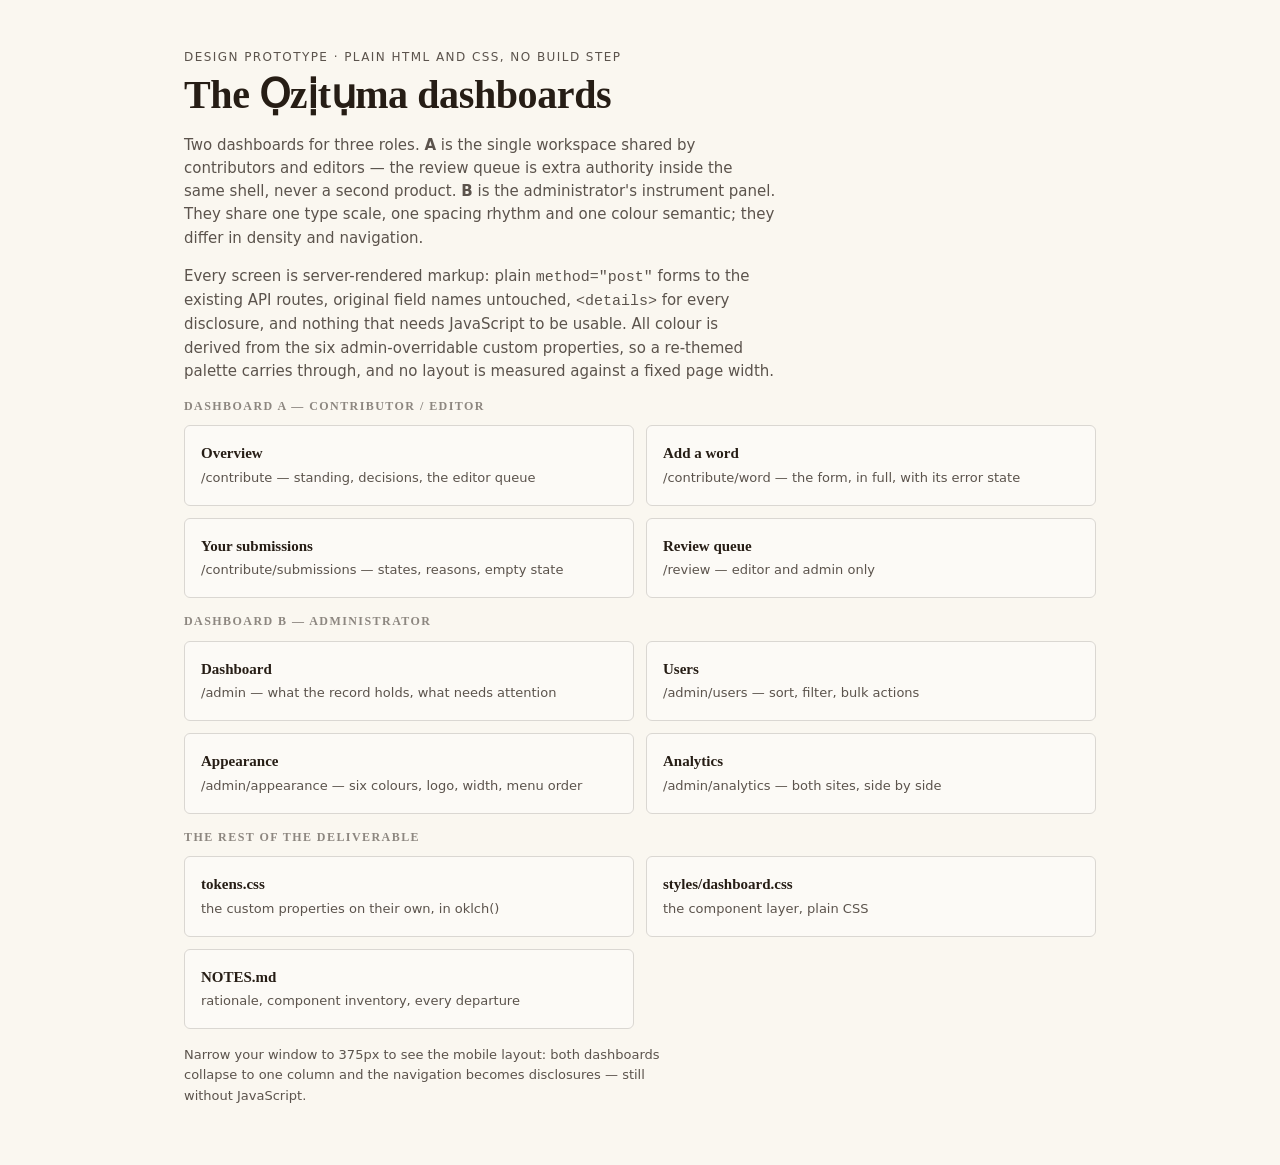
<file: public/ozituma/index.html>
<!doctype html>
<html lang="en">
<head>
<meta charset="utf-8">
<meta name="viewport" content="width=device-width, initial-scale=1">
<title>Ozituma dashboards — design prototype</title>
<link rel="stylesheet" href="tokens.css">
<link rel="stylesheet" href="styles/dashboard.css">
<style>
  /* ONE-OFF: this contents page is not part of the application. */
  .cover { max-width: 60rem; margin: 0 auto; padding: var(--s-7) var(--s-5); }
  .cover h1 { font-size: var(--t-2xl); margin-bottom: var(--s-3); }
  .cover p { max-width: 62ch; color: var(--ink-soft); }
  .screens { list-style: none; padding: 0; margin: 0; display: grid; gap: var(--s-3); grid-template-columns: repeat(2, minmax(0, 1fr)); }
  .screens a { display: block; padding: var(--s-4); border: 1px solid var(--line); border-radius: var(--radius); background: var(--paper); text-decoration: none; color: var(--ink); }
  .screens a:hover { border-color: var(--accent); }
  .screens strong { display: block; font-family: var(--font-serif); }
  .screens span { font-size: var(--t-sm); color: var(--ink-soft); }
  @media (max-width: 52rem) { .screens { grid-template-columns: minmax(0, 1fr); } }
</style>
</head>
<body>
<main class="cover">

  <p class="page-header__kicker">Design prototype · plain HTML and CSS, no build step</p>
  <h1>The Ọzịtụma dashboards</h1>
  <p>
    Two dashboards for three roles. <strong>A</strong> is the single workspace shared by contributors
    and editors — the review queue is extra authority inside the same shell, never a second product.
    <strong>B</strong> is the administrator's instrument panel. They share one type scale, one spacing
    rhythm and one colour semantic; they differ in density and navigation.
  </p>
  <p>
    Every screen is server-rendered markup: plain <code>method="post"</code> forms to the existing
    API routes, original field names untouched, <code>&lt;details&gt;</code> for every disclosure,
    and nothing that needs JavaScript to be usable. All colour is derived from the six
    admin-overridable custom properties, so a re-themed palette carries through, and no layout is
    measured against a fixed page width.
  </p>

  <h2 class="page-header__kicker u-mt" style="margin-bottom:var(--s-3)">Dashboard A — contributor / editor</h2>
  <ul class="screens">
    <li><a href="screens/contribute-overview.html"><strong>Overview</strong><span>/contribute — standing, decisions, the editor queue</span></a></li>
    <li><a href="screens/contribute-word.html"><strong>Add a word</strong><span>/contribute/word — the form, in full, with its error state</span></a></li>
    <li><a href="screens/contribute-submissions.html"><strong>Your submissions</strong><span>/contribute/submissions — states, reasons, empty state</span></a></li>
    <li><a href="screens/review.html"><strong>Review queue</strong><span>/review — editor and admin only</span></a></li>
  </ul>

  <h2 class="page-header__kicker u-mt" style="margin-bottom:var(--s-3)">Dashboard B — administrator</h2>
  <ul class="screens">
    <li><a href="screens/admin-dashboard.html"><strong>Dashboard</strong><span>/admin — what the record holds, what needs attention</span></a></li>
    <li><a href="screens/admin-users.html"><strong>Users</strong><span>/admin/users — sort, filter, bulk actions</span></a></li>
    <li><a href="screens/admin-appearance.html"><strong>Appearance</strong><span>/admin/appearance — six colours, logo, width, menu order</span></a></li>
    <li><a href="screens/admin-analytics.html"><strong>Analytics</strong><span>/admin/analytics — both sites, side by side</span></a></li>
  </ul>

  <h2 class="page-header__kicker u-mt" style="margin-bottom:var(--s-3)">The rest of the deliverable</h2>
  <ul class="screens">
    <li><a href="tokens.css"><strong>tokens.css</strong><span>the custom properties on their own, in oklch()</span></a></li>
    <li><a href="styles/dashboard.css"><strong>styles/dashboard.css</strong><span>the component layer, plain CSS</span></a></li>
    <li><a href="NOTES.md"><strong>NOTES.md</strong><span>rationale, component inventory, every departure</span></a></li>
  </ul>

  <p class="u-sm u-faint u-mt">
    Narrow your window to 375px to see the mobile layout: both dashboards collapse to one column
    and the navigation becomes disclosures — still without JavaScript.
  </p>
</main>
</body>
</html>
</file>
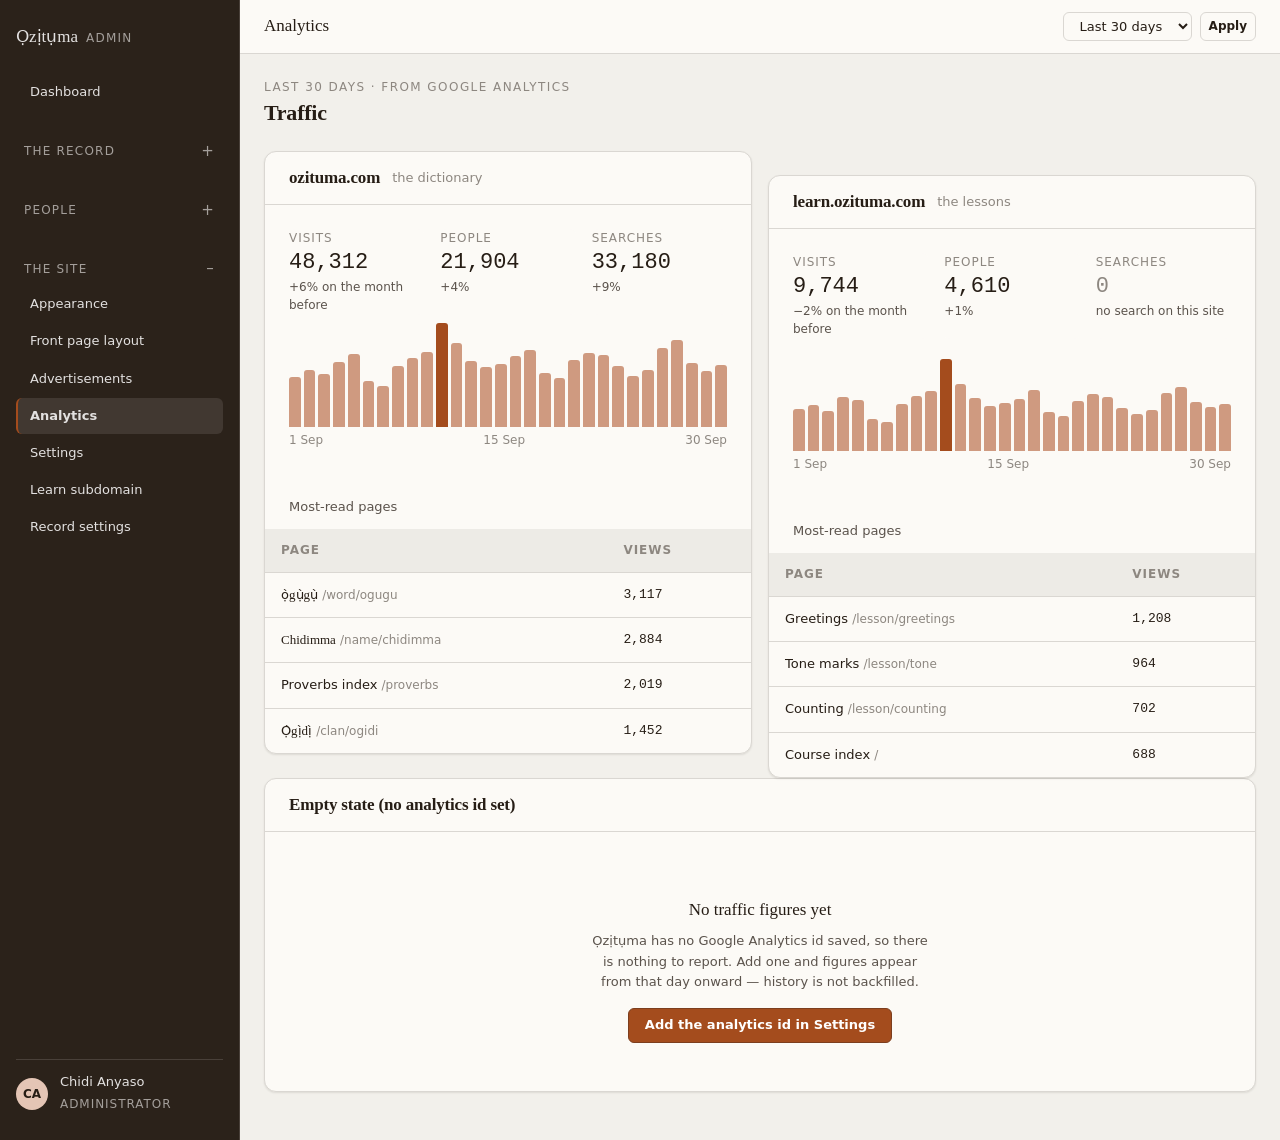
<file: public/ozituma/screens/admin-analytics.html>
<!doctype html>
<html lang="en">
<head>
<meta charset="utf-8">
<meta name="viewport" content="width=device-width, initial-scale=1">
<title>Analytics — Ozituma administration</title>
<link rel="stylesheet" href="../tokens.css">
<link rel="stylesheet" href="../styles/dashboard.css">
<style>
  /* ONE-OFF (this screen only): the two-site comparison column and the
     CSS-only bar chart. Bar heights are inline because they are live values. */
  .sites { display: grid; gap: var(--s-4); grid-template-columns: repeat(2, minmax(0, 1fr)); align-items: start; }
  .chart { display: flex; align-items: flex-end; gap: 3px; height: 7rem; padding-top: var(--s-2); }
  .chart__bar { flex: 1; background: color-mix(in oklab, var(--accent) 55%, var(--paper)); border-radius: var(--radius-sm) var(--radius-sm) 0 0; min-height: 2px; }
  .chart__bar--hi { background: var(--accent); }
  .chart-axis { display: flex; justify-content: space-between; font-size: var(--t-xs); color: var(--ink-faint); margin-top: var(--s-1); }
  @media (max-width: 52rem) { .sites { grid-template-columns: minmax(0, 1fr); } }
</style>
</head>
<body>
<a class="skip" href="#main">Skip to content</a>

<div class="shell shell--admin">
  <nav class="sidenav" aria-label="Administration">
    <a class="sidenav__brand" href="../index.html">
      <span class="sidenav__mark">Ọzịtụma</span>
      <span class="sidenav__context">Admin</span>
    </a>
    <ul class="sidenav__list">
      <li><a class="sidenav__link" href="admin-dashboard.html">Dashboard</a></li>
    </ul>
    <details class="sidenav__group">
      <summary>The record</summary>
      <ul class="sidenav__list">
        <li><a class="sidenav__link" href="#">Words <span class="sidenav__count">14,208</span></a></li>
        <li><a class="sidenav__link" href="#">Names <span class="sidenav__count">3,117</span></a></li>
        <li><a class="sidenav__link" href="#">Clans <span class="sidenav__count">612</span></a></li>
        <li><a class="sidenav__link" href="#">Proverbs <span class="sidenav__count">1,044</span></a></li>
      </ul>
    </details>
    <details class="sidenav__group">
      <summary>People</summary>
      <ul class="sidenav__list">
        <li><a class="sidenav__link" href="admin-users.html">Users <span class="sidenav__count">486</span></a></li>
        <li><a class="sidenav__link sidenav__link--review" href="review.html">Review queue <span class="sidenav__count">12</span></a></li>
      </ul>
    </details>
    <details class="sidenav__group" open>
      <summary>The site</summary>
      <ul class="sidenav__list">
        <li><a class="sidenav__link" href="admin-appearance.html">Appearance</a></li>
        <li><a class="sidenav__link" href="#">Front page layout</a></li>
        <li><a class="sidenav__link" href="#">Advertisements</a></li>
        <li><a class="sidenav__link" href="admin-analytics.html" aria-current="page">Analytics</a></li>
        <li><a class="sidenav__link" href="#">Settings</a></li>
        <li><a class="sidenav__link" href="#">Learn subdomain</a></li>
        <li><a class="sidenav__link" href="#">Record settings</a></li>
      </ul>
    </details>
    <div class="sidenav__foot">
      <span class="avatar" aria-hidden="true">CA</span>
      <span class="sidenav__who">
        <span class="sidenav__name">Chidi Anyaso</span>
        <span class="sidenav__role">Administrator</span>
      </span>
    </div>
  </nav>

  <div class="shell__main">
    <div class="topbar">
      <span class="topbar__title">Analytics</span>
      <div class="topbar__spacer"></div>
      <form method="get" action="/admin/analytics" class="topbar__search">
        <label class="visually-hidden" for="range">Period</label>
        <select id="range" name="range" style="font:inherit;font-size:var(--t-sm);padding:0.3rem var(--s-3);border:1px solid var(--line);border-radius:var(--radius);background:var(--paper);color:var(--ink)">
          <option value="7">Last 7 days</option>
          <option value="30" selected>Last 30 days</option>
          <option value="90">Last 90 days</option>
        </select>
        <button class="btn btn--sm" type="submit">Apply</button>
      </form>
    </div>

    <main class="shell__content" id="main">

      <header class="page-header">
        <div class="page-header__text">
          <p class="page-header__kicker">Last 30 days · from Google Analytics</p>
          <h1 class="page-header__title">Traffic</h1>
        </div>
      </header>

      <div class="sites">

        <section class="panel" aria-labelledby="site1-h">
          <div class="panel__head">
            <h2 class="panel__title" id="site1-h">ozituma.com</h2>
            <span class="panel__note">the dictionary</span>
          </div>
          <div class="panel__body">
            <div class="grid grid--3">
              <div class="stat" style="border:0;padding:0"><span class="stat__label">Visits</span><span class="stat__value u-mono">48,312</span><span class="stat__meta">+6% on the month before</span></div>
              <div class="stat" style="border:0;padding:0"><span class="stat__label">People</span><span class="stat__value u-mono">21,904</span><span class="stat__meta">+4%</span></div>
              <div class="stat" style="border:0;padding:0"><span class="stat__label">Searches</span><span class="stat__value u-mono">33,180</span><span class="stat__meta">+9%</span></div>
            </div>

            <div class="chart" role="img" aria-label="Daily visits over 30 days, ranging from about 1,100 to about 2,400">
              <div class="chart__bar" style="height:48%"></div><div class="chart__bar" style="height:55%"></div>
              <div class="chart__bar" style="height:51%"></div><div class="chart__bar" style="height:62%"></div>
              <div class="chart__bar" style="height:70%"></div><div class="chart__bar" style="height:44%"></div>
              <div class="chart__bar" style="height:39%"></div><div class="chart__bar" style="height:58%"></div>
              <div class="chart__bar" style="height:66%"></div><div class="chart__bar" style="height:72%"></div>
              <div class="chart__bar chart__bar--hi" style="height:100%"></div><div class="chart__bar" style="height:81%"></div>
              <div class="chart__bar" style="height:63%"></div><div class="chart__bar" style="height:57%"></div>
              <div class="chart__bar" style="height:60%"></div><div class="chart__bar" style="height:68%"></div>
              <div class="chart__bar" style="height:74%"></div><div class="chart__bar" style="height:52%"></div>
              <div class="chart__bar" style="height:47%"></div><div class="chart__bar" style="height:64%"></div>
              <div class="chart__bar" style="height:71%"></div><div class="chart__bar" style="height:69%"></div>
              <div class="chart__bar" style="height:58%"></div><div class="chart__bar" style="height:49%"></div>
              <div class="chart__bar" style="height:55%"></div><div class="chart__bar" style="height:76%"></div>
              <div class="chart__bar" style="height:83%"></div><div class="chart__bar" style="height:61%"></div>
              <div class="chart__bar" style="height:54%"></div><div class="chart__bar" style="height:59%"></div>
            </div>
            <p class="chart-axis"><span>1 Sep</span><span>15 Sep</span><span>30 Sep</span></p>
          </div>

          <div class="table-wrap">
            <table class="table">
              <caption>Most-read pages</caption>
              <thead><tr><th scope="col">Page</th><th scope="col" class="u-right">Views</th></tr></thead>
              <tbody>
                <tr><td><span class="igbo">ọ̀gụ̀gụ̀</span> <span class="u-faint u-xs">/word/ogugu</span></td><td class="table__num">3,117</td></tr>
                <tr><td><span class="igbo">Chidimma</span> <span class="u-faint u-xs">/name/chidimma</span></td><td class="table__num">2,884</td></tr>
                <tr><td>Proverbs index <span class="u-faint u-xs">/proverbs</span></td><td class="table__num">2,019</td></tr>
                <tr><td><span class="igbo">Ọ̀gị̀dị̀</span> <span class="u-faint u-xs">/clan/ogidi</span></td><td class="table__num">1,452</td></tr>
              </tbody>
            </table>
          </div>
        </section>

        <section class="panel" aria-labelledby="site2-h">
          <div class="panel__head">
            <h2 class="panel__title" id="site2-h">learn.ozituma.com</h2>
            <span class="panel__note">the lessons</span>
          </div>
          <div class="panel__body">
            <div class="grid grid--3">
              <div class="stat" style="border:0;padding:0"><span class="stat__label">Visits</span><span class="stat__value u-mono">9,744</span><span class="stat__meta">−2% on the month before</span></div>
              <div class="stat" style="border:0;padding:0"><span class="stat__label">People</span><span class="stat__value u-mono">4,610</span><span class="stat__meta">+1%</span></div>
              <div class="stat stat--zero" style="border:0;padding:0"><span class="stat__label">Searches</span><span class="stat__value u-mono">0</span><span class="stat__meta">no search on this site</span></div>
            </div>

            <div class="chart" role="img" aria-label="Daily visits over 30 days, ranging from about 180 to about 480">
              <div class="chart__bar" style="height:40%"></div><div class="chart__bar" style="height:44%"></div>
              <div class="chart__bar" style="height:38%"></div><div class="chart__bar" style="height:52%"></div>
              <div class="chart__bar" style="height:49%"></div><div class="chart__bar" style="height:31%"></div>
              <div class="chart__bar" style="height:28%"></div><div class="chart__bar" style="height:45%"></div>
              <div class="chart__bar" style="height:53%"></div><div class="chart__bar" style="height:57%"></div>
              <div class="chart__bar chart__bar--hi" style="height:88%"></div><div class="chart__bar" style="height:64%"></div>
              <div class="chart__bar" style="height:51%"></div><div class="chart__bar" style="height:43%"></div>
              <div class="chart__bar" style="height:46%"></div><div class="chart__bar" style="height:50%"></div>
              <div class="chart__bar" style="height:58%"></div><div class="chart__bar" style="height:37%"></div>
              <div class="chart__bar" style="height:33%"></div><div class="chart__bar" style="height:48%"></div>
              <div class="chart__bar" style="height:55%"></div><div class="chart__bar" style="height:52%"></div>
              <div class="chart__bar" style="height:41%"></div><div class="chart__bar" style="height:35%"></div>
              <div class="chart__bar" style="height:39%"></div><div class="chart__bar" style="height:56%"></div>
              <div class="chart__bar" style="height:61%"></div><div class="chart__bar" style="height:47%"></div>
              <div class="chart__bar" style="height:42%"></div><div class="chart__bar" style="height:45%"></div>
            </div>
            <p class="chart-axis"><span>1 Sep</span><span>15 Sep</span><span>30 Sep</span></p>
          </div>

          <div class="table-wrap">
            <table class="table">
              <caption>Most-read pages</caption>
              <thead><tr><th scope="col">Page</th><th scope="col" class="u-right">Views</th></tr></thead>
              <tbody>
                <tr><td>Greetings <span class="u-faint u-xs">/lesson/greetings</span></td><td class="table__num">1,208</td></tr>
                <tr><td>Tone marks <span class="u-faint u-xs">/lesson/tone</span></td><td class="table__num">964</td></tr>
                <tr><td>Counting <span class="u-faint u-xs">/lesson/counting</span></td><td class="table__num">702</td></tr>
                <tr><td>Course index <span class="u-faint u-xs">/</span></td><td class="table__num">688</td></tr>
              </tbody>
            </table>
          </div>
        </section>
      </div>

      <!-- The honest not-configured state: analytics can legitimately be empty. -->
      <section class="panel" aria-labelledby="an-h">
        <div class="panel__head"><h2 class="panel__title" id="an-h">Empty state (no analytics id set)</h2></div>
        <div class="empty">
          <p class="empty__title">No traffic figures yet</p>
          <p class="empty__body">
            Ọzịtụma has no Google Analytics id saved, so there is nothing to report.
            Add one and figures appear from that day onward — history is not backfilled.
          </p>
          <a class="btn btn--primary" href="#">Add the analytics id in Settings</a>
        </div>
      </section>

    </main>
  </div>
</div>
</body>
</html>
</file>
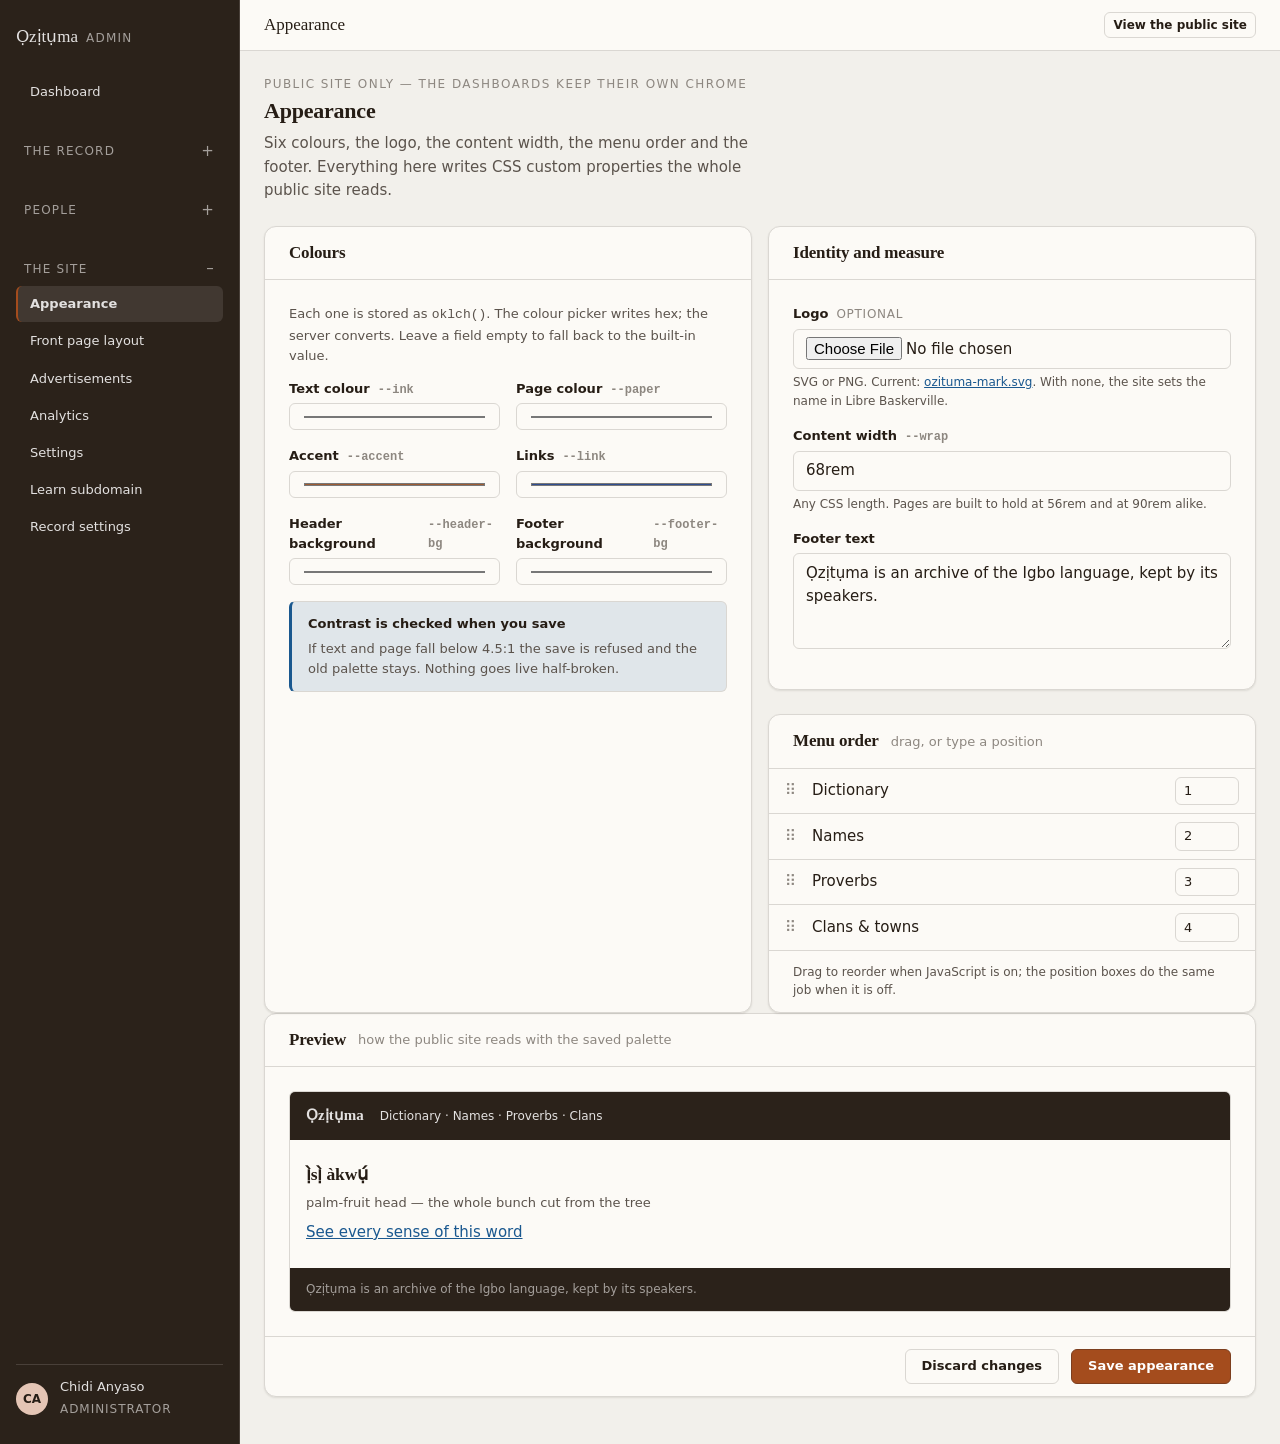
<file: public/ozituma/screens/admin-appearance.html>
<!doctype html>
<html lang="en">
<head>
<meta charset="utf-8">
<meta name="viewport" content="width=device-width, initial-scale=1">
<title>Appearance — Ozituma administration</title>
<link rel="stylesheet" href="../tokens.css">
<link rel="stylesheet" href="../styles/dashboard.css">
</head>
<body>
<a class="skip" href="#main">Skip to content</a>

<div class="shell shell--admin">
  <nav class="sidenav" aria-label="Administration">
    <a class="sidenav__brand" href="../index.html">
      <span class="sidenav__mark">Ọzịtụma</span>
      <span class="sidenav__context">Admin</span>
    </a>
    <ul class="sidenav__list">
      <li><a class="sidenav__link" href="admin-dashboard.html">Dashboard</a></li>
    </ul>
    <details class="sidenav__group">
      <summary>The record</summary>
      <ul class="sidenav__list">
        <li><a class="sidenav__link" href="#">Words <span class="sidenav__count">14,208</span></a></li>
        <li><a class="sidenav__link" href="#">Names <span class="sidenav__count">3,117</span></a></li>
        <li><a class="sidenav__link" href="#">Clans <span class="sidenav__count">612</span></a></li>
        <li><a class="sidenav__link" href="#">Proverbs <span class="sidenav__count">1,044</span></a></li>
      </ul>
    </details>
    <details class="sidenav__group">
      <summary>People</summary>
      <ul class="sidenav__list">
        <li><a class="sidenav__link" href="admin-users.html">Users <span class="sidenav__count">486</span></a></li>
        <li><a class="sidenav__link sidenav__link--review" href="review.html">Review queue <span class="sidenav__count">12</span></a></li>
      </ul>
    </details>
    <details class="sidenav__group" open>
      <summary>The site</summary>
      <ul class="sidenav__list">
        <li><a class="sidenav__link" href="admin-appearance.html" aria-current="page">Appearance</a></li>
        <li><a class="sidenav__link" href="#">Front page layout</a></li>
        <li><a class="sidenav__link" href="#">Advertisements</a></li>
        <li><a class="sidenav__link" href="admin-analytics.html">Analytics</a></li>
        <li><a class="sidenav__link" href="#">Settings</a></li>
        <li><a class="sidenav__link" href="#">Learn subdomain</a></li>
        <li><a class="sidenav__link" href="#">Record settings</a></li>
      </ul>
    </details>
    <div class="sidenav__foot">
      <span class="avatar" aria-hidden="true">CA</span>
      <span class="sidenav__who">
        <span class="sidenav__name">Chidi Anyaso</span>
        <span class="sidenav__role">Administrator</span>
      </span>
    </div>
  </nav>

  <div class="shell__main">
    <div class="topbar">
      <span class="topbar__title">Appearance</span>
      <div class="topbar__spacer"></div>
      <a class="btn btn--sm" href="https://ozituma.com">View the public site</a>
    </div>

    <main class="shell__content" id="main">

      <header class="page-header">
        <div class="page-header__text">
          <p class="page-header__kicker">Public site only — the dashboards keep their own chrome</p>
          <h1 class="page-header__title">Appearance</h1>
          <p class="page-header__lede">
            Six colours, the logo, the content width, the menu order and the footer.
            Everything here writes CSS custom properties the whole public site reads.
          </p>
        </div>
      </header>

      <form method="post" action="/api/appearance" enctype="multipart/form-data">

        <div class="grid grid--2">
          <section class="panel" aria-labelledby="col-h">
            <div class="panel__head"><h2 class="panel__title" id="col-h">Colours</h2></div>
            <div class="panel__body">
              <p class="u-sm u-muted" style="margin-top:0">
                Each one is stored as <span class="u-mono">oklch()</span>. The colour picker writes hex;
                the server converts. Leave a field empty to fall back to the built-in value.
              </p>

              <div class="field-row">
                <div class="field">
                  <label class="field__label" for="ink">Text colour <span class="u-mono u-xs u-faint">--ink</span></label>
                  <input id="ink" name="ink" type="color" value="#3a3129">
                </div>
                <div class="field">
                  <label class="field__label" for="paper">Page colour <span class="u-mono u-xs u-faint">--paper</span></label>
                  <input id="paper" name="paper" type="color" value="#fbf8f3">
                </div>
              </div>
              <div class="field-row">
                <div class="field">
                  <label class="field__label" for="accent">Accent <span class="u-mono u-xs u-faint">--accent</span></label>
                  <input id="accent" name="accent" type="color" value="#9c5b33">
                </div>
                <div class="field">
                  <label class="field__label" for="link">Links <span class="u-mono u-xs u-faint">--link</span></label>
                  <input id="link" name="link" type="color" value="#2f4d8f">
                </div>
              </div>
              <div class="field-row">
                <div class="field">
                  <label class="field__label" for="header_bg">Header background <span class="u-mono u-xs u-faint">--header-bg</span></label>
                  <input id="header_bg" name="header_bg" type="color" value="#2b2520">
                </div>
                <div class="field">
                  <label class="field__label" for="footer_bg">Footer background <span class="u-mono u-xs u-faint">--footer-bg</span></label>
                  <input id="footer_bg" name="footer_bg" type="color" value="#2b2520">
                </div>
              </div>

              <div class="notice notice--info" style="margin:0">
                <div>
                  <p class="notice__title">Contrast is checked when you save</p>
                  <p class="notice__body">If text and page fall below 4.5:1 the save is refused and the old palette stays. Nothing goes live half-broken.</p>
                </div>
              </div>
            </div>
          </section>

          <div>
            <section class="panel" aria-labelledby="ident-h">
              <div class="panel__head"><h2 class="panel__title" id="ident-h">Identity and measure</h2></div>
              <div class="panel__body">
                <div class="field">
                  <label class="field__label" for="logo">Logo <span class="field__opt">Optional</span></label>
                  <input id="logo" name="logo" type="file" accept="image/svg+xml,image/png">
                  <span class="field__hint">SVG or PNG. Current: <a href="#">ozituma-mark.svg</a>. With none, the site sets the name in Libre Baskerville.</span>
                </div>
                <div class="field">
                  <label class="field__label" for="wrap">Content width <span class="u-mono u-xs u-faint">--wrap</span></label>
                  <input id="wrap" name="wrap" type="text" value="68rem">
                  <span class="field__hint">Any CSS length. Pages are built to hold at 56rem and at 90rem alike.</span>
                </div>
                <div class="field">
                  <label class="field__label" for="footer_text">Footer text</label>
                  <textarea id="footer_text" name="footer_text">Ọzịtụma is an archive of the Igbo language, kept by its speakers.</textarea>
                </div>
              </div>
            </section>

            <!-- One of the only two pieces of client JS in the whole dashboard.
                 It degrades: the number inputs below work with JS disabled. -->
            <section class="panel" aria-labelledby="menu-h">
              <div class="panel__head">
                <h2 class="panel__title" id="menu-h">Menu order</h2>
                <span class="panel__note">drag, or type a position</span>
              </div>
              <ul class="panel__body--flush" style="list-style:none;margin:0;padding:0">
                <li class="entry" style="padding:var(--s-2) var(--s-4);align-items:center">
                  <span class="u-faint" aria-hidden="true">⠿</span>
                  <span class="entry__main">Dictionary</span>
                  <span class="entry__side" style="flex-direction:row;align-items:center">
                    <label class="visually-hidden" for="m1">Position for Dictionary</label>
                    <input id="m1" name="menu_order[dictionary]" type="number" value="1" min="1" style="width:4rem;font:inherit;font-size:var(--t-sm);padding:0.2rem var(--s-2);border:1px solid var(--line);border-radius:var(--radius);background:var(--paper);color:var(--ink)">
                  </span>
                </li>
                <li class="entry" style="padding:var(--s-2) var(--s-4);align-items:center">
                  <span class="u-faint" aria-hidden="true">⠿</span>
                  <span class="entry__main">Names</span>
                  <span class="entry__side" style="flex-direction:row;align-items:center">
                    <label class="visually-hidden" for="m2">Position for Names</label>
                    <input id="m2" name="menu_order[names]" type="number" value="2" min="1" style="width:4rem;font:inherit;font-size:var(--t-sm);padding:0.2rem var(--s-2);border:1px solid var(--line);border-radius:var(--radius);background:var(--paper);color:var(--ink)">
                  </span>
                </li>
                <li class="entry" style="padding:var(--s-2) var(--s-4);align-items:center">
                  <span class="u-faint" aria-hidden="true">⠿</span>
                  <span class="entry__main">Proverbs</span>
                  <span class="entry__side" style="flex-direction:row;align-items:center">
                    <label class="visually-hidden" for="m3">Position for Proverbs</label>
                    <input id="m3" name="menu_order[proverbs]" type="number" value="3" min="1" style="width:4rem;font:inherit;font-size:var(--t-sm);padding:0.2rem var(--s-2);border:1px solid var(--line);border-radius:var(--radius);background:var(--paper);color:var(--ink)">
                  </span>
                </li>
                <li class="entry" style="padding:var(--s-2) var(--s-4);align-items:center">
                  <span class="u-faint" aria-hidden="true">⠿</span>
                  <span class="entry__main">Clans &amp; towns</span>
                  <span class="entry__side" style="flex-direction:row;align-items:center">
                    <label class="visually-hidden" for="m4">Position for Clans and towns</label>
                    <input id="m4" name="menu_order[clans]" type="number" value="4" min="1" style="width:4rem;font:inherit;font-size:var(--t-sm);padding:0.2rem var(--s-2);border:1px solid var(--line);border-radius:var(--radius);background:var(--paper);color:var(--ink)">
                  </span>
                </li>
              </ul>
              <div class="panel__foot u-xs">
                Drag to reorder when JavaScript is on; the position boxes do the same job when it is off.
              </div>
            </section>
          </div>
        </div>

        <!-- A live preview that costs nothing: a scoped block using the tokens. -->
        <section class="panel" aria-labelledby="prev-h">
          <div class="panel__head">
            <h2 class="panel__title" id="prev-h">Preview</h2>
            <span class="panel__note">how the public site reads with the saved palette</span>
          </div>
          <div class="panel__body">
            <div style="border:1px solid var(--line);border-radius:var(--radius);overflow:hidden">
              <div style="background:var(--header-bg);color:var(--chrome-ink);padding:var(--s-3) var(--s-4);display:flex;gap:var(--s-4);align-items:baseline">
                <strong style="font-family:var(--font-serif)">Ọzịtụma</strong>
                <span class="u-xs">Dictionary · Names · Proverbs · Clans</span>
              </div>
              <div style="background:var(--paper);padding:var(--s-5) var(--s-4)">
                <h3 class="igbo" style="margin:0 0 var(--s-2)">ị̀sị̀ àkwụ́</h3>
                <p class="u-sm u-muted" style="margin:0 0 var(--s-2)">palm-fruit head — the whole bunch cut from the tree</p>
                <a href="#">See every sense of this word</a>
              </div>
              <div style="background:var(--footer-bg);color:var(--chrome-ink-soft);padding:var(--s-3) var(--s-4)" class="u-xs">
                Ọzịtụma is an archive of the Igbo language, kept by its speakers.
              </div>
            </div>
          </div>
          <div class="panel__foot" style="justify-content:flex-end">
            <div class="form-actions" style="border:0;padding:0">
              <button class="btn" type="reset">Discard changes</button>
              <button class="btn btn--primary" type="submit">Save appearance</button>
            </div>
          </div>
        </section>

      </form>
    </main>
  </div>
</div>
</body>
</html>
</file>
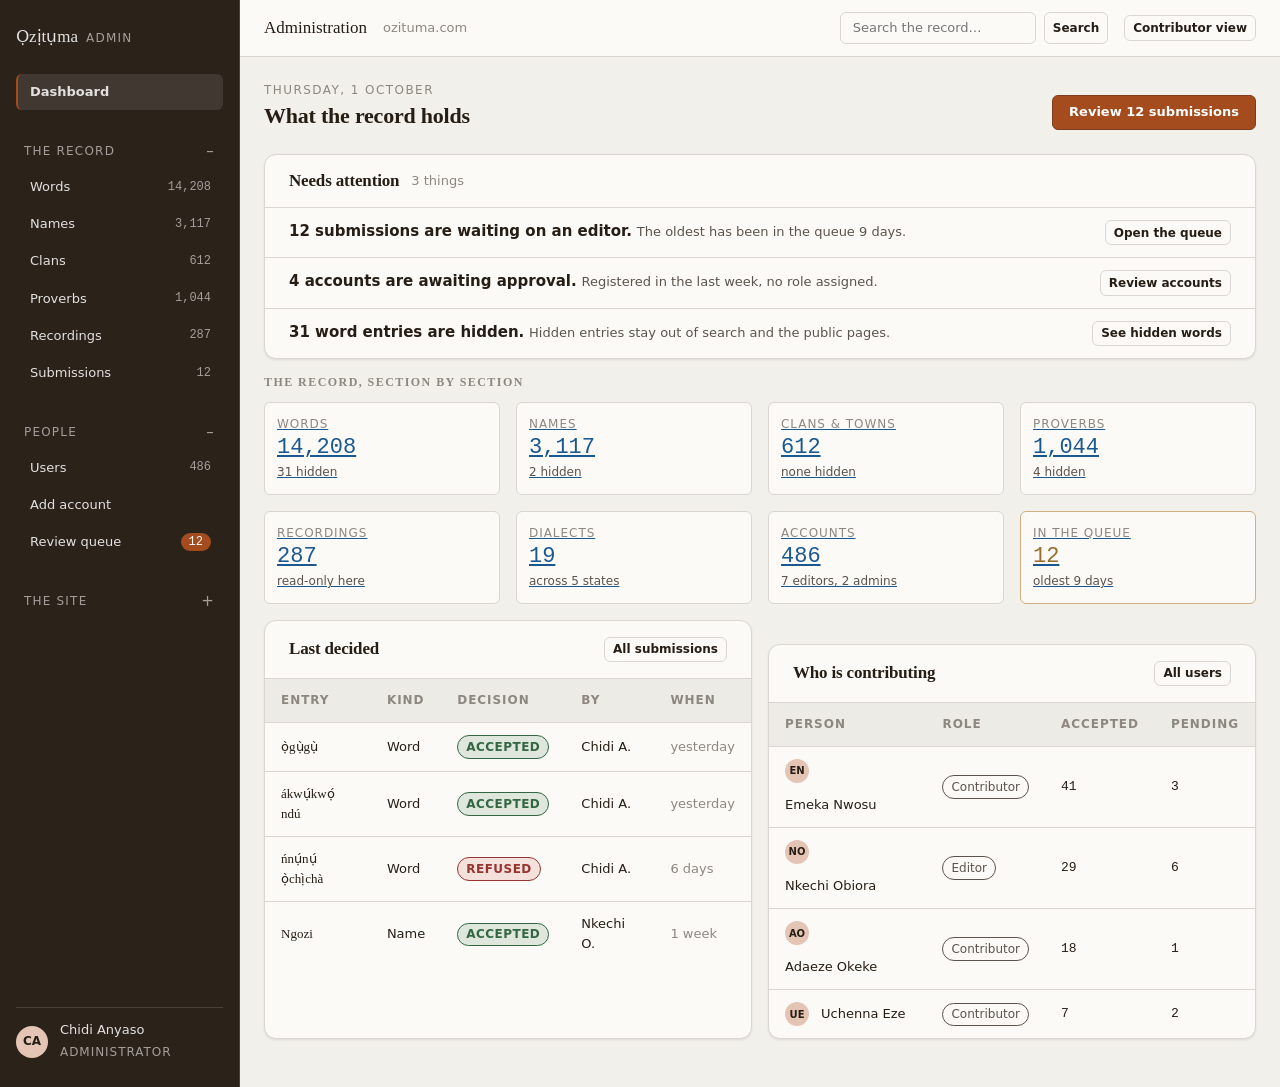
<file: public/ozituma/screens/admin-dashboard.html>
<!doctype html>
<html lang="en">
<head>
<meta charset="utf-8">
<meta name="viewport" content="width=device-width, initial-scale=1">
<title>Dashboard — Ozituma administration</title>
<link rel="stylesheet" href="../tokens.css">
<link rel="stylesheet" href="../styles/dashboard.css">
</head>
<body>
<a class="skip" href="#main">Skip to content</a>

<div class="shell shell--admin">

  <!-- COMPONENT: sidenav (Dashboard B). Same component, denser contents. -->
  <nav class="sidenav" aria-label="Administration">
    <a class="sidenav__brand" href="../index.html">
      <span class="sidenav__mark">Ọzịtụma</span>
      <span class="sidenav__context">Admin</span>
    </a>

    <ul class="sidenav__list">
      <li><a class="sidenav__link" href="admin-dashboard.html" aria-current="page">Dashboard</a></li>
    </ul>

    <details class="sidenav__group" open>
      <summary>The record</summary>
      <ul class="sidenav__list">
        <li><a class="sidenav__link" href="#">Words <span class="sidenav__count">14,208</span></a></li>
        <li><a class="sidenav__link" href="#">Names <span class="sidenav__count">3,117</span></a></li>
        <li><a class="sidenav__link" href="#">Clans <span class="sidenav__count">612</span></a></li>
        <li><a class="sidenav__link" href="#">Proverbs <span class="sidenav__count">1,044</span></a></li>
        <li><a class="sidenav__link" href="#">Recordings <span class="sidenav__count">287</span></a></li>
        <li><a class="sidenav__link" href="#">Submissions <span class="sidenav__count">12</span></a></li>
      </ul>
    </details>

    <details class="sidenav__group" open>
      <summary>People</summary>
      <ul class="sidenav__list">
        <li><a class="sidenav__link" href="admin-users.html">Users <span class="sidenav__count">486</span></a></li>
        <li><a class="sidenav__link" href="#">Add account</a></li>
        <li><a class="sidenav__link sidenav__link--review" href="review.html">Review queue <span class="sidenav__count">12</span></a></li>
      </ul>
    </details>

    <details class="sidenav__group">
      <summary>The site</summary>
      <ul class="sidenav__list">
        <li><a class="sidenav__link" href="admin-appearance.html">Appearance</a></li>
        <li><a class="sidenav__link" href="#">Front page layout</a></li>
        <li><a class="sidenav__link" href="#">Advertisements</a></li>
        <li><a class="sidenav__link" href="admin-analytics.html">Analytics</a></li>
        <li><a class="sidenav__link" href="#">Settings</a></li>
        <li><a class="sidenav__link" href="#">Learn subdomain</a></li>
        <li><a class="sidenav__link" href="#">Record settings</a></li>
      </ul>
    </details>

    <div class="sidenav__foot">
      <span class="avatar" aria-hidden="true">CA</span>
      <span class="sidenav__who">
        <span class="sidenav__name">Chidi Anyaso</span>
        <span class="sidenav__role">Administrator</span>
      </span>
    </div>
  </nav>

  <div class="shell__main">

    <!-- COMPONENT: topbar (Dashboard B only) -->
    <div class="topbar">
      <span class="topbar__title">Administration</span>
      <span class="u-sm u-faint">ozituma.com</span>
      <div class="topbar__spacer"></div>
      <form class="topbar__search" method="get" action="/admin/words" role="search">
        <label class="visually-hidden" for="gq">Search the record</label>
        <input id="gq" name="q" type="text" placeholder="Search the record…" style="font:inherit;font-size:var(--t-sm);padding:0.3rem var(--s-3);border:1px solid var(--line);border-radius:var(--radius);background:var(--paper);color:var(--ink)">
        <button class="btn btn--sm" type="submit">Search</button>
      </form>
      <a class="btn btn--sm" href="contribute-overview.html">Contributor view</a>
    </div>

    <main class="shell__content" id="main">

      <header class="page-header">
        <div class="page-header__text">
          <p class="page-header__kicker">Thursday, 1 October</p>
          <h1 class="page-header__title">What the record holds</h1>
        </div>
        <div class="page-header__actions">
          <a class="btn btn--primary" href="review.html">Review 12 submissions</a>
        </div>
      </header>

      <!-- Needs-attention first: an administrator's next action, not decoration. -->
      <section class="panel" aria-labelledby="att-h">
        <div class="panel__head">
          <h2 class="panel__title" id="att-h">Needs attention</h2>
          <span class="panel__note">3 things</span>
        </div>
        <ul class="panel__body--flush" style="list-style:none;margin:0;padding:0">
          <li class="entry" style="padding:var(--s-3) var(--s-5)">
            <div class="entry__main">
              <strong>12 submissions are waiting on an editor.</strong>
              <span class="u-muted u-sm">The oldest has been in the queue 9 days.</span>
            </div>
            <div class="entry__side"><a class="btn btn--sm" href="review.html">Open the queue</a></div>
          </li>
          <li class="entry" style="padding:var(--s-3) var(--s-5)">
            <div class="entry__main">
              <strong>4 accounts are awaiting approval.</strong>
              <span class="u-muted u-sm">Registered in the last week, no role assigned.</span>
            </div>
            <div class="entry__side"><a class="btn btn--sm" href="admin-users.html">Review accounts</a></div>
          </li>
          <li class="entry" style="padding:var(--s-3) var(--s-5)">
            <div class="entry__main">
              <strong>31 word entries are hidden.</strong>
              <span class="u-muted u-sm">Hidden entries stay out of search and the public pages.</span>
            </div>
            <div class="entry__side"><a class="btn btn--sm" href="#">See hidden words</a></div>
          </li>
        </ul>
      </section>

      <h2 class="page-header__kicker u-mt" style="margin-bottom:var(--s-3)">The record, section by section</h2>
      <div class="grid grid--4">
        <a class="stat" href="#"><span class="stat__label">Words</span><span class="stat__value u-mono">14,208</span><span class="stat__meta">31 hidden</span></a>
        <a class="stat" href="#"><span class="stat__label">Names</span><span class="stat__value u-mono">3,117</span><span class="stat__meta">2 hidden</span></a>
        <a class="stat" href="#"><span class="stat__label">Clans &amp; towns</span><span class="stat__value u-mono">612</span><span class="stat__meta">none hidden</span></a>
        <a class="stat" href="#"><span class="stat__label">Proverbs</span><span class="stat__value u-mono">1,044</span><span class="stat__meta">4 hidden</span></a>
        <a class="stat" href="#"><span class="stat__label">Recordings</span><span class="stat__value u-mono">287</span><span class="stat__meta">read-only here</span></a>
        <a class="stat" href="#"><span class="stat__label">Dialects</span><span class="stat__value u-mono">19</span><span class="stat__meta">across 5 states</span></a>
        <a class="stat" href="admin-users.html"><span class="stat__label">Accounts</span><span class="stat__value u-mono">486</span><span class="stat__meta">7 editors, 2 admins</span></a>
        <a class="stat stat--attention" href="review.html"><span class="stat__label">In the queue</span><span class="stat__value u-mono">12</span><span class="stat__meta">oldest 9 days</span></a>
      </div>

      <div class="grid grid--2 u-mt">
        <section class="panel" aria-labelledby="recent-h">
          <div class="panel__head">
            <h2 class="panel__title" id="recent-h">Last decided</h2>
            <div class="panel__actions"><a class="btn btn--sm" href="#">All submissions</a></div>
          </div>
          <div class="table-wrap">
            <table class="table">
              <caption class="visually-hidden">Recently decided submissions</caption>
              <thead>
                <tr><th scope="col">Entry</th><th scope="col">Kind</th><th scope="col">Decision</th><th scope="col">By</th><th scope="col">When</th></tr>
              </thead>
              <tbody>
                <tr><td class="igbo">ọ̀gụ̀gụ̀</td><td>Word</td><td><span class="badge badge--accepted">Accepted</span></td><td>Chidi A.</td><td class="u-faint">yesterday</td></tr>
                <tr><td class="igbo">ákwụ́kwọ́ ndú</td><td>Word</td><td><span class="badge badge--accepted">Accepted</span></td><td>Chidi A.</td><td class="u-faint">yesterday</td></tr>
                <tr><td class="igbo">ńnụ́nụ́ ọ̀chị̀chà</td><td>Word</td><td><span class="badge badge--refused">Refused</span></td><td>Chidi A.</td><td class="u-faint">6 days</td></tr>
                <tr><td class="igbo">Ngozi</td><td>Name</td><td><span class="badge badge--accepted">Accepted</span></td><td>Nkechi O.</td><td class="u-faint">1 week</td></tr>
              </tbody>
            </table>
          </div>
        </section>

        <section class="panel" aria-labelledby="top-h">
          <div class="panel__head">
            <h2 class="panel__title" id="top-h">Who is contributing</h2>
            <div class="panel__actions"><a class="btn btn--sm" href="admin-users.html">All users</a></div>
          </div>
          <div class="table-wrap">
            <table class="table">
              <caption class="visually-hidden">Contributors by accepted entries, last 30 days</caption>
              <thead>
                <tr><th scope="col">Person</th><th scope="col">Role</th><th scope="col" class="u-right">Accepted</th><th scope="col" class="u-right">Pending</th></tr>
              </thead>
              <tbody>
                <tr><td><span class="u-flex"><span class="avatar avatar--sm" aria-hidden="true">EN</span> Emeka Nwosu</span></td><td><span class="badge badge--role">Contributor</span></td><td class="table__num">41</td><td class="table__num">3</td></tr>
                <tr><td><span class="u-flex"><span class="avatar avatar--sm" aria-hidden="true">NO</span> Nkechi Obiora</span></td><td><span class="badge badge--role">Editor</span></td><td class="table__num">29</td><td class="table__num">6</td></tr>
                <tr><td><span class="u-flex"><span class="avatar avatar--sm" aria-hidden="true">AO</span> Adaeze Okeke</span></td><td><span class="badge badge--role">Contributor</span></td><td class="table__num">18</td><td class="table__num">1</td></tr>
                <tr><td><span class="u-flex"><span class="avatar avatar--sm" aria-hidden="true">UE</span> Uchenna Eze</span></td><td><span class="badge badge--role">Contributor</span></td><td class="table__num">7</td><td class="table__num">2</td></tr>
              </tbody>
            </table>
          </div>
        </section>
      </div>

    </main>
  </div>
</div>
</body>
</html>
</file>
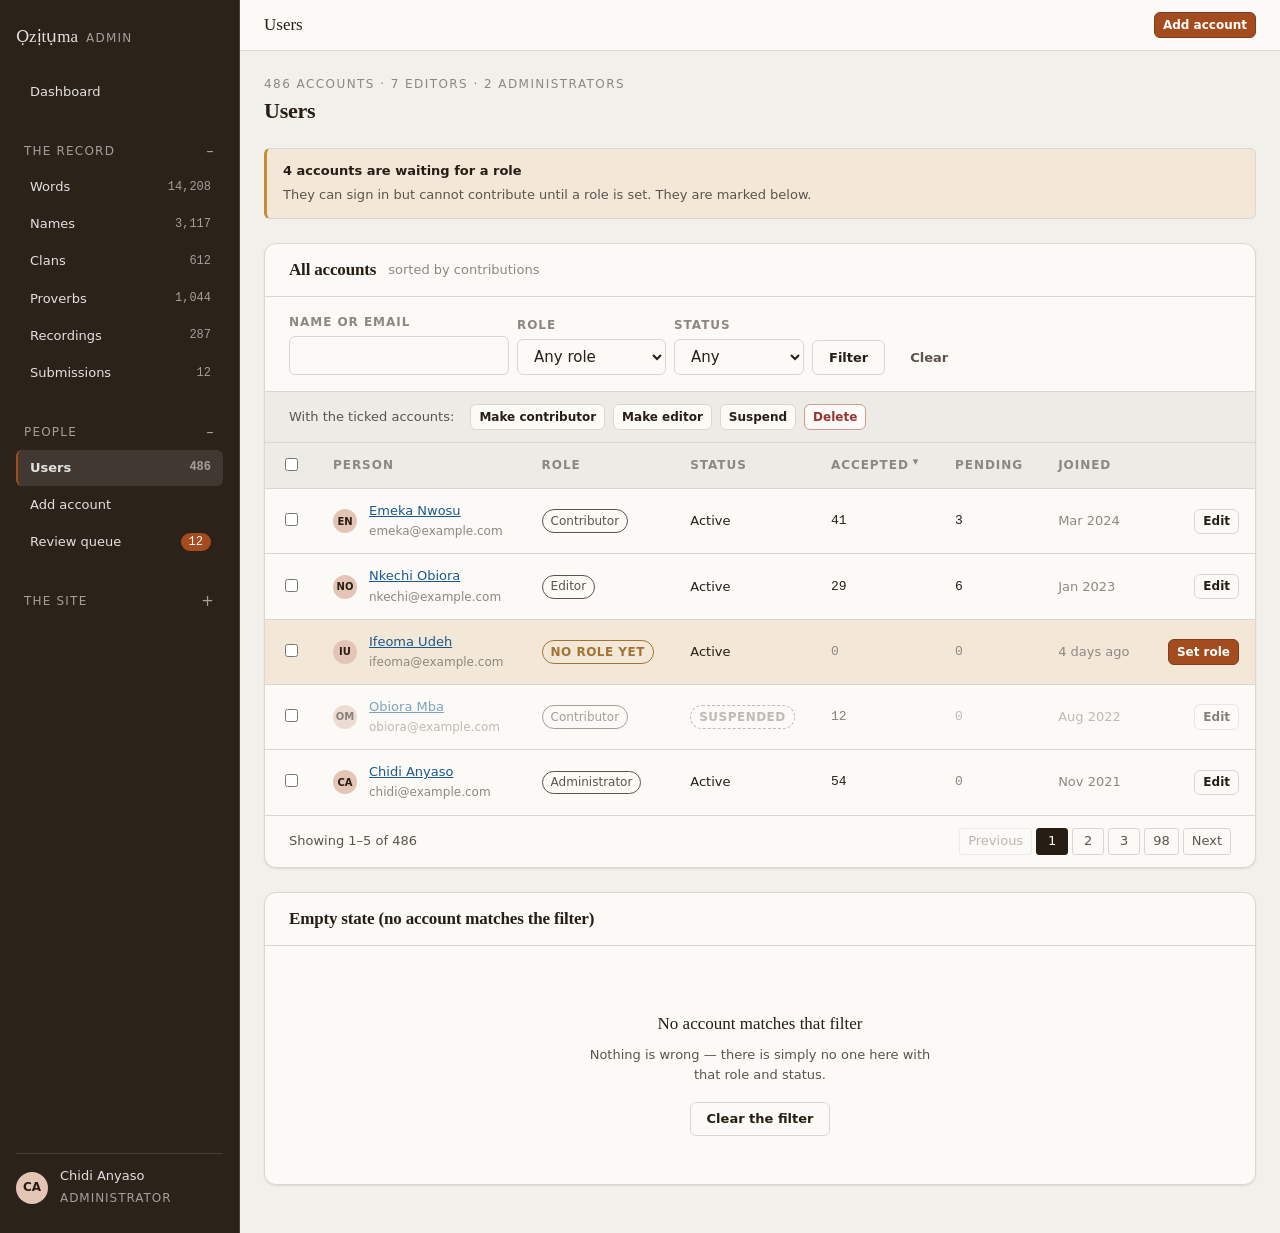
<file: public/ozituma/screens/admin-users.html>
<!doctype html>
<html lang="en">
<head>
<meta charset="utf-8">
<meta name="viewport" content="width=device-width, initial-scale=1">
<title>Users — Ozituma administration</title>
<link rel="stylesheet" href="../tokens.css">
<link rel="stylesheet" href="../styles/dashboard.css">
</head>
<body>
<a class="skip" href="#main">Skip to content</a>

<div class="shell shell--admin">
  <nav class="sidenav" aria-label="Administration">
    <a class="sidenav__brand" href="../index.html">
      <span class="sidenav__mark">Ọzịtụma</span>
      <span class="sidenav__context">Admin</span>
    </a>
    <ul class="sidenav__list">
      <li><a class="sidenav__link" href="admin-dashboard.html">Dashboard</a></li>
    </ul>
    <details class="sidenav__group" open>
      <summary>The record</summary>
      <ul class="sidenav__list">
        <li><a class="sidenav__link" href="#">Words <span class="sidenav__count">14,208</span></a></li>
        <li><a class="sidenav__link" href="#">Names <span class="sidenav__count">3,117</span></a></li>
        <li><a class="sidenav__link" href="#">Clans <span class="sidenav__count">612</span></a></li>
        <li><a class="sidenav__link" href="#">Proverbs <span class="sidenav__count">1,044</span></a></li>
        <li><a class="sidenav__link" href="#">Recordings <span class="sidenav__count">287</span></a></li>
        <li><a class="sidenav__link" href="#">Submissions <span class="sidenav__count">12</span></a></li>
      </ul>
    </details>
    <details class="sidenav__group" open>
      <summary>People</summary>
      <ul class="sidenav__list">
        <li><a class="sidenav__link" href="admin-users.html" aria-current="page">Users <span class="sidenav__count">486</span></a></li>
        <li><a class="sidenav__link" href="#">Add account</a></li>
        <li><a class="sidenav__link sidenav__link--review" href="review.html">Review queue <span class="sidenav__count">12</span></a></li>
      </ul>
    </details>
    <details class="sidenav__group">
      <summary>The site</summary>
      <ul class="sidenav__list">
        <li><a class="sidenav__link" href="admin-appearance.html">Appearance</a></li>
        <li><a class="sidenav__link" href="#">Front page layout</a></li>
        <li><a class="sidenav__link" href="#">Advertisements</a></li>
        <li><a class="sidenav__link" href="admin-analytics.html">Analytics</a></li>
        <li><a class="sidenav__link" href="#">Settings</a></li>
        <li><a class="sidenav__link" href="#">Learn subdomain</a></li>
        <li><a class="sidenav__link" href="#">Record settings</a></li>
      </ul>
    </details>
    <div class="sidenav__foot">
      <span class="avatar" aria-hidden="true">CA</span>
      <span class="sidenav__who">
        <span class="sidenav__name">Chidi Anyaso</span>
        <span class="sidenav__role">Administrator</span>
      </span>
    </div>
  </nav>

  <div class="shell__main">
    <div class="topbar">
      <span class="topbar__title">Users</span>
      <div class="topbar__spacer"></div>
      <a class="btn btn--sm btn--primary" href="#">Add account</a>
    </div>

    <main class="shell__content" id="main">

      <header class="page-header">
        <div class="page-header__text">
          <p class="page-header__kicker">486 accounts · 7 editors · 2 administrators</p>
          <h1 class="page-header__title">Users</h1>
        </div>
      </header>

      <div class="notice notice--warning">
        <div>
          <p class="notice__title">4 accounts are waiting for a role</p>
          <p class="notice__body">They can sign in but cannot contribute until a role is set. They are marked below.</p>
        </div>
      </div>

      <section class="panel" aria-labelledby="users-h">
        <div class="panel__head">
          <h2 class="panel__title" id="users-h">All accounts</h2>
          <span class="panel__note">sorted by contributions</span>
        </div>

        <form class="filters" method="get" action="/admin/users" role="search">
          <div class="field">
            <label class="field__label" for="uq">Name or email</label>
            <input id="uq" name="q" type="text">
          </div>
          <div class="field">
            <label class="field__label" for="urole">Role</label>
            <select id="urole" name="role">
              <option value="">Any role</option>
              <option value="none">No role yet</option>
              <option value="contributor">Contributor</option>
              <option value="editor">Editor</option>
              <option value="admin">Administrator</option>
            </select>
          </div>
          <div class="field">
            <label class="field__label" for="ustatus">Status</label>
            <select id="ustatus" name="status">
              <option value="">Any</option>
              <option value="active">Active</option>
              <option value="suspended">Suspended</option>
            </select>
          </div>
          <button class="btn" type="submit">Filter</button>
          <a class="btn btn--quiet" href="/admin/users">Clear</a>
        </form>

        <!-- Bulk actions: checkboxes inside a normal POST form. No JavaScript.
             Column sort is a link carrying ?sort= — the server does the sorting. -->
        <form method="post" action="/api/users/bulk">
          <div class="bulkbar">
            <span class="bulkbar__label">With the ticked accounts:</span>
            <button class="btn btn--sm" type="submit" name="action" value="role_contributor">Make contributor</button>
            <button class="btn btn--sm" type="submit" name="action" value="role_editor">Make editor</button>
            <button class="btn btn--sm" type="submit" name="action" value="suspend">Suspend</button>
            <button class="btn btn--sm btn--danger" type="submit" name="action" value="delete">Delete</button>
          </div>

          <div class="table-wrap">
            <table class="table">
              <caption class="visually-hidden">User accounts with role, status and contribution counts</caption>
              <thead>
                <tr>
                  <th scope="col" class="table__select"><label class="visually-hidden" for="all">Select all</label><input id="all" type="checkbox" name="all" value="1"></th>
                  <th scope="col"><a class="table__sort" href="?sort=name">Person</a></th>
                  <th scope="col"><a class="table__sort" href="?sort=role">Role</a></th>
                  <th scope="col">Status</th>
                  <th scope="col" class="u-right"><a class="table__sort" href="?sort=accepted" aria-sort="descending">Accepted</a></th>
                  <th scope="col" class="u-right">Pending</th>
                  <th scope="col"><a class="table__sort" href="?sort=joined">Joined</a></th>
                  <th scope="col"><span class="visually-hidden">Actions</span></th>
                </tr>
              </thead>
              <tbody>
                <tr>
                  <td><label class="visually-hidden" for="u1">Select Emeka Nwosu</label><input id="u1" type="checkbox" name="ids[]" value="1"></td>
                  <td><span class="u-flex"><span class="avatar avatar--sm" aria-hidden="true">EN</span><span><a href="#">Emeka Nwosu</a><br><span class="u-xs u-faint">emeka@example.com</span></span></span></td>
                  <td><span class="badge badge--role">Contributor</span></td>
                  <td><span class="u-sm">Active</span></td>
                  <td class="table__num">41</td>
                  <td class="table__num">3</td>
                  <td class="u-sm u-faint">Mar 2024</td>
                  <td><span class="table__actions"><a class="btn btn--sm" href="#">Edit</a></span></td>
                </tr>
                <tr>
                  <td><label class="visually-hidden" for="u2">Select Nkechi Obiora</label><input id="u2" type="checkbox" name="ids[]" value="2"></td>
                  <td><span class="u-flex"><span class="avatar avatar--sm" aria-hidden="true">NO</span><span><a href="#">Nkechi Obiora</a><br><span class="u-xs u-faint">nkechi@example.com</span></span></span></td>
                  <td><span class="badge badge--role">Editor</span></td>
                  <td><span class="u-sm">Active</span></td>
                  <td class="table__num">29</td>
                  <td class="table__num">6</td>
                  <td class="u-sm u-faint">Jan 2023</td>
                  <td><span class="table__actions"><a class="btn btn--sm" href="#">Edit</a></span></td>
                </tr>
                <tr class="is-attention">
                  <td><label class="visually-hidden" for="u3">Select Ifeoma Udeh</label><input id="u3" type="checkbox" name="ids[]" value="3"></td>
                  <td><span class="u-flex"><span class="avatar avatar--sm" aria-hidden="true">IU</span><span><a href="#">Ifeoma Udeh</a><br><span class="u-xs u-faint">ifeoma@example.com</span></span></span></td>
                  <td><span class="badge badge--pending">No role yet</span></td>
                  <td><span class="u-sm">Active</span></td>
                  <td class="table__num u-faint">0</td>
                  <td class="table__num u-faint">0</td>
                  <td class="u-sm u-faint">4 days ago</td>
                  <td><span class="table__actions"><a class="btn btn--sm btn--primary" href="#">Set role</a></span></td>
                </tr>
                <tr class="is-hidden">
                  <td><label class="visually-hidden" for="u4">Select Obiora Mba</label><input id="u4" type="checkbox" name="ids[]" value="4"></td>
                  <td><span class="u-flex"><span class="avatar avatar--sm" aria-hidden="true">OM</span><span><a href="#">Obiora Mba</a><br><span class="u-xs u-faint">obiora@example.com</span></span></span></td>
                  <td><span class="badge badge--role">Contributor</span></td>
                  <td><span class="badge badge--hidden">Suspended</span></td>
                  <td class="table__num">12</td>
                  <td class="table__num u-faint">0</td>
                  <td class="u-sm u-faint">Aug 2022</td>
                  <td><span class="table__actions"><a class="btn btn--sm" href="#">Edit</a></span></td>
                </tr>
                <tr>
                  <td><label class="visually-hidden" for="u5">Select Chidi Anyaso</label><input id="u5" type="checkbox" name="ids[]" value="5"></td>
                  <td><span class="u-flex"><span class="avatar avatar--sm" aria-hidden="true">CA</span><span><a href="#">Chidi Anyaso</a><br><span class="u-xs u-faint">chidi@example.com</span></span></span></td>
                  <td><span class="badge badge--role">Administrator</span></td>
                  <td><span class="u-sm">Active</span></td>
                  <td class="table__num">54</td>
                  <td class="table__num u-faint">0</td>
                  <td class="u-sm u-faint">Nov 2021</td>
                  <td><span class="table__actions"><a class="btn btn--sm" href="#">Edit</a></span></td>
                </tr>
              </tbody>
            </table>
          </div>

          <div class="panel__foot">
            <span>Showing 1–5 of 486</span>
            <nav class="pagination" aria-label="User pages">
              <a class="pagination__link" href="#" aria-disabled="true">Previous</a>
              <a class="pagination__link" href="#" aria-current="page">1</a>
              <a class="pagination__link" href="#">2</a>
              <a class="pagination__link" href="#">3</a>
              <a class="pagination__link" href="#">98</a>
              <a class="pagination__link" href="#">Next</a>
            </nav>
          </div>
        </form>
      </section>

      <section class="panel" aria-labelledby="ue-h">
        <div class="panel__head"><h2 class="panel__title" id="ue-h">Empty state (no account matches the filter)</h2></div>
        <div class="empty">
          <p class="empty__title">No account matches that filter</p>
          <p class="empty__body">Nothing is wrong — there is simply no one here with that role and status.</p>
          <a class="btn" href="/admin/users">Clear the filter</a>
        </div>
      </section>

    </main>
  </div>
</div>
</body>
</html>
</file>
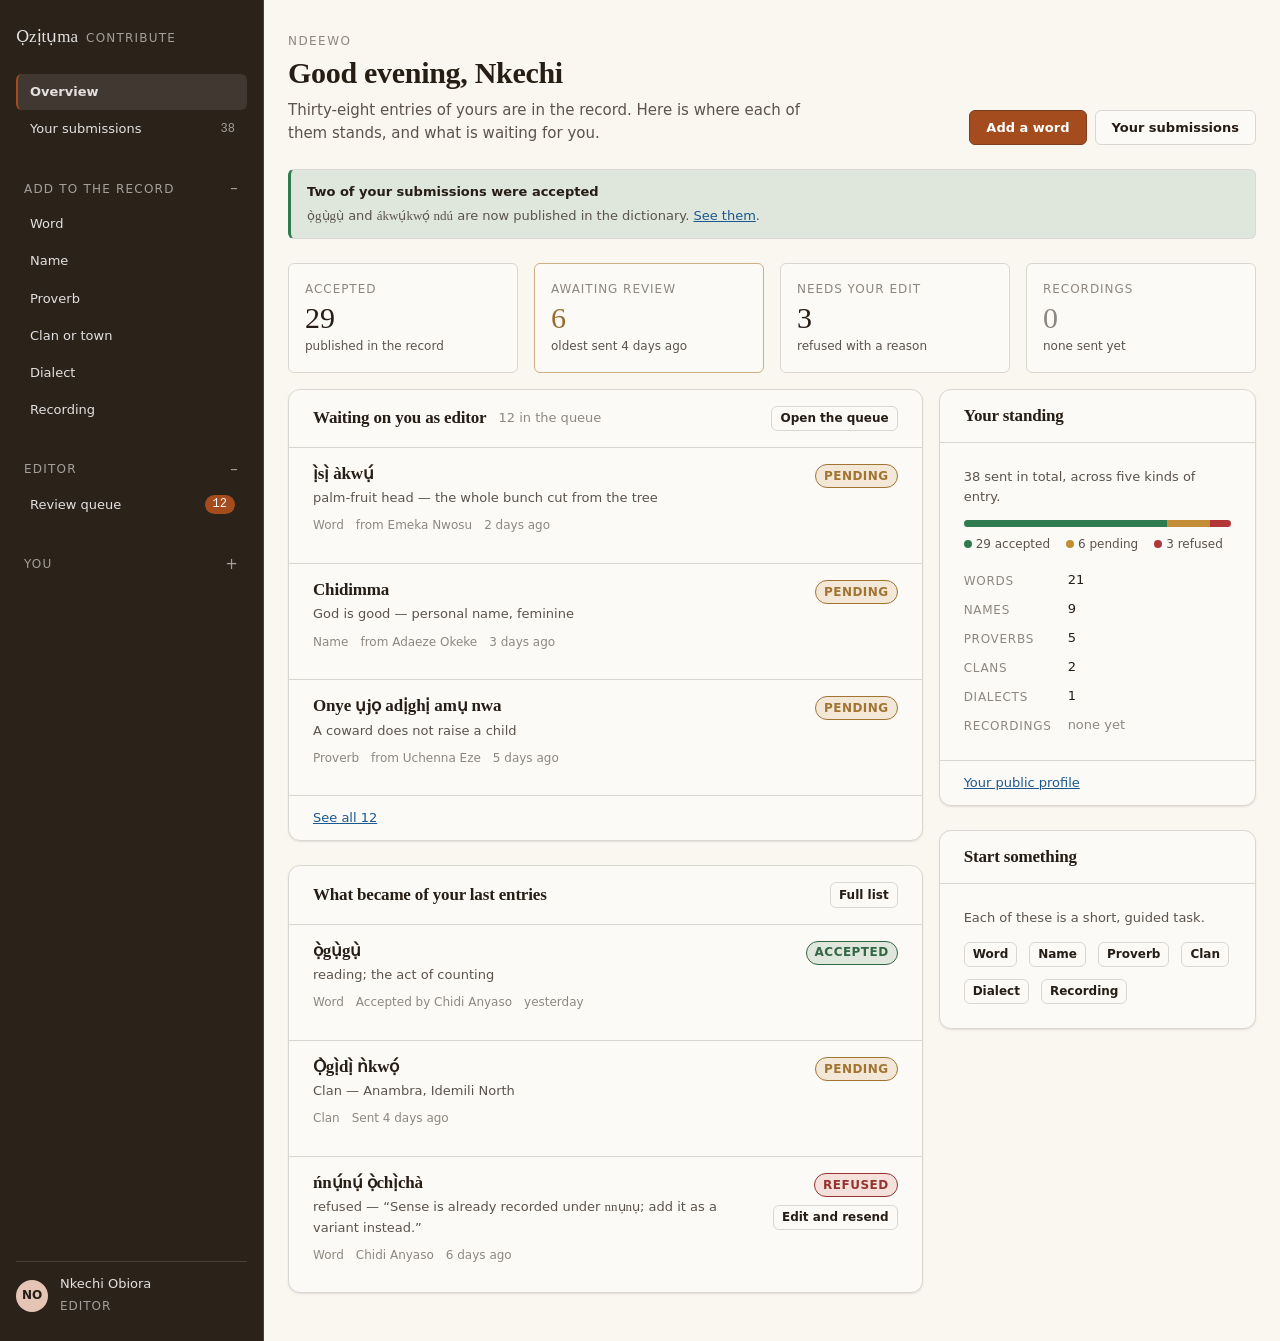
<file: public/ozituma/screens/contribute-overview.html>
<!doctype html>
<html lang="en">
<head>
<meta charset="utf-8">
<meta name="viewport" content="width=device-width, initial-scale=1">
<title>Overview — Ozituma contributor dashboard</title>
<link rel="stylesheet" href="../tokens.css">
<link rel="stylesheet" href="../styles/dashboard.css">
</head>
<body>
<a class="skip" href="#main">Skip to content</a>

<div class="shell">

  <!-- COMPONENT: sidenav (Dashboard A). Identical for contributor and editor;
       the Review queue item is the only role-conditional entry. -->
  <nav class="sidenav" aria-label="Contributor dashboard">
    <a class="sidenav__brand" href="../index.html">
      <span class="sidenav__mark">Ọzịtụma</span>
      <span class="sidenav__context">Contribute</span>
    </a>

    <ul class="sidenav__list">
      <li><a class="sidenav__link" href="contribute-overview.html" aria-current="page">Overview</a></li>
      <li><a class="sidenav__link" href="contribute-submissions.html">Your submissions <span class="sidenav__count">38</span></a></li>
    </ul>

    <details class="sidenav__group" open>
      <summary>Add to the record</summary>
      <ul class="sidenav__list">
        <li><a class="sidenav__link" href="contribute-word.html">Word</a></li>
        <li><a class="sidenav__link" href="contribute-word.html">Name</a></li>
        <li><a class="sidenav__link" href="contribute-word.html">Proverb</a></li>
        <li><a class="sidenav__link" href="contribute-word.html">Clan or town</a></li>
        <li><a class="sidenav__link" href="contribute-word.html">Dialect</a></li>
        <li><a class="sidenav__link" href="contribute-word.html">Recording</a></li>
      </ul>
    </details>

    <!-- ROLE-CONDITIONAL: rendered only when role is editor or administrator. -->
    <details class="sidenav__group" open>
      <summary>Editor</summary>
      <ul class="sidenav__list">
        <li><a class="sidenav__link sidenav__link--review" href="review.html">Review queue <span class="sidenav__count">12</span></a></li>
      </ul>
    </details>

    <details class="sidenav__group">
      <summary>You</summary>
      <ul class="sidenav__list">
        <li><a class="sidenav__link" href="#">Account</a></li>
        <li><a class="sidenav__link" href="#">Public profile</a></li>
      </ul>
    </details>

    <div class="sidenav__foot">
      <span class="avatar" aria-hidden="true">NO</span>
      <span class="sidenav__who">
        <span class="sidenav__name">Nkechi Obiora</span>
        <span class="sidenav__role">Editor</span>
      </span>
    </div>
  </nav>

  <div class="shell__main">
    <main class="shell__content" id="main">

      <header class="page-header">
        <div class="page-header__text">
          <p class="page-header__kicker">Ndeewo</p>
          <h1 class="page-header__title">Good evening, Nkechi</h1>
          <p class="page-header__lede">
            Thirty-eight entries of yours are in the record. Here is where each of them stands,
            and what is waiting for you.
          </p>
        </div>
        <div class="page-header__actions">
          <a class="btn btn--primary" href="contribute-word.html">Add a word</a>
          <a class="btn" href="contribute-submissions.html">Your submissions</a>
        </div>
      </header>

      <!-- COMPONENT: notice. Appears here when an editor decided on your work. -->
      <div class="notice notice--success" role="status">
        <div>
          <p class="notice__title">Two of your submissions were accepted</p>
          <p class="notice__body">
            <span class="igbo">ọ̀gụ̀gụ̀</span> and <span class="igbo">ákwụ́kwọ́ ndú</span> are now published in the dictionary.
            <a href="contribute-submissions.html">See them</a>.
          </p>
        </div>
      </div>

      <!-- COMPONENT: stat grid. Every figure is counted live; zero renders plainly. -->
      <div class="grid grid--4">
        <div class="stat">
          <span class="stat__label">Accepted</span>
          <span class="stat__value">29</span>
          <span class="stat__meta">published in the record</span>
        </div>
        <div class="stat stat--attention">
          <span class="stat__label">Awaiting review</span>
          <span class="stat__value">6</span>
          <span class="stat__meta">oldest sent 4 days ago</span>
        </div>
        <div class="stat">
          <span class="stat__label">Needs your edit</span>
          <span class="stat__value">3</span>
          <span class="stat__meta">refused with a reason</span>
        </div>
        <div class="stat stat--zero">
          <span class="stat__label">Recordings</span>
          <span class="stat__value">0</span>
          <span class="stat__meta">none sent yet</span>
        </div>
      </div>

      <div class="grid grid--aside u-mt">

        <div>
          <!-- ROLE-CONDITIONAL PANEL: editors only. Additive inside the same shell. -->
          <section class="panel" aria-labelledby="queue-h">
            <div class="panel__head">
              <h2 class="panel__title" id="queue-h">Waiting on you as editor</h2>
              <span class="panel__note">12 in the queue</span>
              <div class="panel__actions"><a class="btn btn--sm" href="review.html">Open the queue</a></div>
            </div>
            <ul class="panel__body panel__body--flush" style="list-style:none;margin:0;padding:0">
              <li class="entry">
                <div class="entry__main">
                  <h3 class="entry__title"><a href="review.html"><span class="igbo">ị̀sị̀ àkwụ́</span></a></h3>
                  <p class="entry__gloss">palm-fruit head — the whole bunch cut from the tree</p>
                  <p class="entry__meta"><span>Word</span><span>from Emeka Nwosu</span><span>2 days ago</span></p>
                </div>
                <div class="entry__side"><span class="badge badge--pending">Pending</span></div>
              </li>
              <li class="entry">
                <div class="entry__main">
                  <h3 class="entry__title"><a href="review.html"><span class="igbo">Chidimma</span></a></h3>
                  <p class="entry__gloss">God is good — personal name, feminine</p>
                  <p class="entry__meta"><span>Name</span><span>from Adaeze Okeke</span><span>3 days ago</span></p>
                </div>
                <div class="entry__side"><span class="badge badge--pending">Pending</span></div>
              </li>
              <li class="entry">
                <div class="entry__main">
                  <h3 class="entry__title"><a href="review.html"><span class="igbo">Onye ụjọ adịghị amụ nwa</span></a></h3>
                  <p class="entry__gloss">A coward does not raise a child</p>
                  <p class="entry__meta"><span>Proverb</span><span>from Uchenna Eze</span><span>5 days ago</span></p>
                </div>
                <div class="entry__side"><span class="badge badge--pending">Pending</span></div>
              </li>
            </ul>
            <div class="panel__foot"><a href="review.html">See all 12</a></div>
          </section>

          <section class="panel" aria-labelledby="recent-h">
            <div class="panel__head">
              <h2 class="panel__title" id="recent-h">What became of your last entries</h2>
              <div class="panel__actions"><a class="btn btn--sm" href="contribute-submissions.html">Full list</a></div>
            </div>
            <ul class="panel__body panel__body--flush" style="list-style:none;margin:0;padding:0">
              <li class="entry">
                <div class="entry__main">
                  <h3 class="entry__title"><span class="igbo">ọ̀gụ̀gụ̀</span></h3>
                  <p class="entry__gloss">reading; the act of counting</p>
                  <p class="entry__meta"><span>Word</span><span>Accepted by Chidi Anyaso</span><span>yesterday</span></p>
                </div>
                <div class="entry__side"><span class="badge badge--accepted">Accepted</span></div>
              </li>
              <li class="entry">
                <div class="entry__main">
                  <h3 class="entry__title"><span class="igbo">Ọ̀gị̀dị̀ ǹkwọ́</span></h3>
                  <p class="entry__gloss">Clan — Anambra, Idemili North</p>
                  <p class="entry__meta"><span>Clan</span><span>Sent 4 days ago</span></p>
                </div>
                <div class="entry__side"><span class="badge badge--pending">Pending</span></div>
              </li>
              <li class="entry">
                <div class="entry__main">
                  <h3 class="entry__title"><span class="igbo">ńnụ́nụ́ ọ̀chị̀chà</span></h3>
                  <p class="entry__gloss">refused — “Sense is already recorded under <span class="igbo">nnụnụ</span>; add it as a variant instead.”</p>
                  <p class="entry__meta"><span>Word</span><span>Chidi Anyaso</span><span>6 days ago</span></p>
                </div>
                <div class="entry__side">
                  <span class="badge badge--refused">Refused</span>
                  <a class="btn btn--sm" href="contribute-word.html">Edit and resend</a>
                </div>
              </li>
            </ul>
          </section>
        </div>

        <aside>
          <!-- ONE-OFF: the standing panel. Its meter is COMPONENT .meter -->
          <section class="panel" aria-labelledby="standing-h">
            <div class="panel__head"><h2 class="panel__title" id="standing-h">Your standing</h2></div>
            <div class="panel__body">
              <p class="u-sm u-muted" style="margin-top:0">38 sent in total, across five kinds of entry.</p>
              <div class="meter" role="img" aria-label="29 accepted, 6 pending, 3 refused of 38 submissions">
                <div style="display:flex;height:100%">
                  <div class="meter__fill meter__fill--accepted" style="width:76%"></div>
                  <div class="meter__fill meter__fill--pending" style="width:16%"></div>
                  <div class="meter__fill meter__fill--refused" style="width:8%"></div>
                </div>
              </div>
              <p class="meter-legend">
                <span><span class="meter-legend__dot" style="background:var(--green)"></span>29 accepted</span>
                <span><span class="meter-legend__dot" style="background:var(--ochre)"></span>6 pending</span>
                <span><span class="meter-legend__dot" style="background:var(--red)"></span>3 refused</span>
              </p>
              <dl class="pairs u-mt">
                <dt>Words</dt><dd>21</dd>
                <dt>Names</dt><dd>9</dd>
                <dt>Proverbs</dt><dd>5</dd>
                <dt>Clans</dt><dd>2</dd>
                <dt>Dialects</dt><dd>1</dd>
                <dt>Recordings</dt><dd class="u-faint">none yet</dd>
              </dl>
            </div>
            <div class="panel__foot"><a href="#">Your public profile</a></div>
          </section>

          <section class="panel" aria-labelledby="start-h">
            <div class="panel__head"><h2 class="panel__title" id="start-h">Start something</h2></div>
            <div class="panel__body">
              <p class="u-sm u-muted" style="margin-top:0">Each of these is a short, guided task.</p>
              <div class="u-flex">
                <a class="btn btn--sm" href="contribute-word.html">Word</a>
                <a class="btn btn--sm" href="contribute-word.html">Name</a>
                <a class="btn btn--sm" href="contribute-word.html">Proverb</a>
                <a class="btn btn--sm" href="contribute-word.html">Clan</a>
                <a class="btn btn--sm" href="contribute-word.html">Dialect</a>
                <a class="btn btn--sm" href="contribute-word.html">Recording</a>
              </div>
            </div>
          </section>
        </aside>

      </div>

    </main>
  </div>
</div>
</body>
</html>
</file>
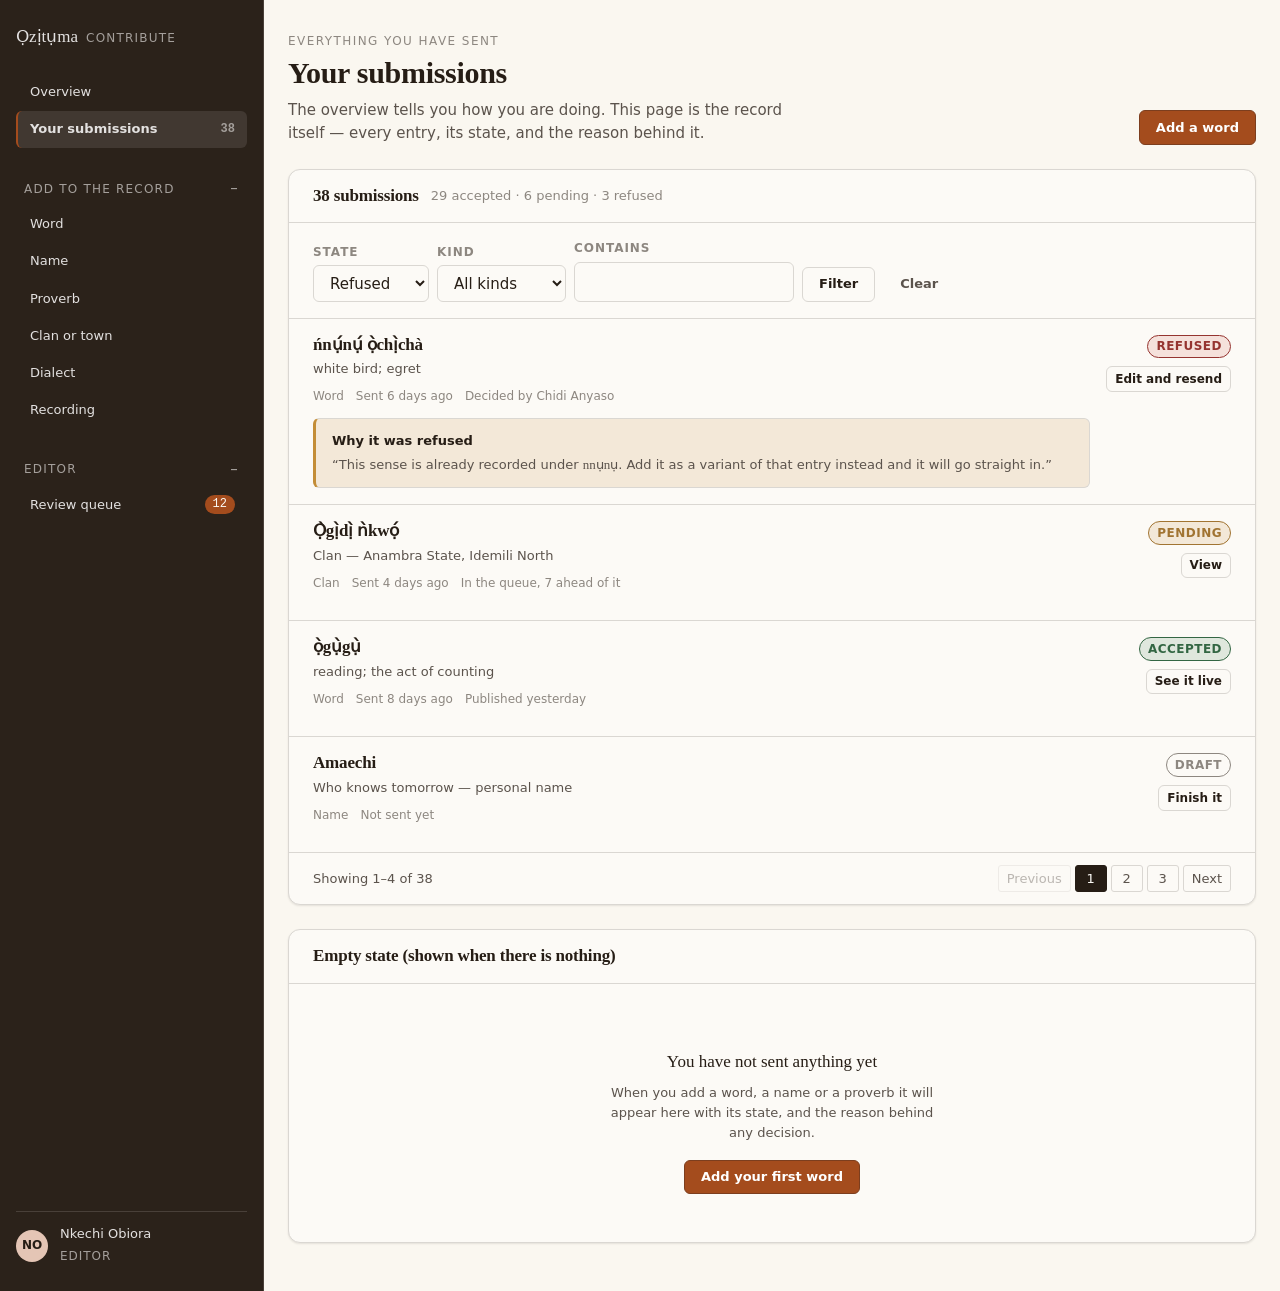
<file: public/ozituma/screens/contribute-submissions.html>
<!doctype html>
<html lang="en">
<head>
<meta charset="utf-8">
<meta name="viewport" content="width=device-width, initial-scale=1">
<title>Your submissions — Ozituma contributor dashboard</title>
<link rel="stylesheet" href="../tokens.css">
<link rel="stylesheet" href="../styles/dashboard.css">
</head>
<body>
<a class="skip" href="#main">Skip to content</a>

<div class="shell">
  <nav class="sidenav" aria-label="Contributor dashboard">
    <a class="sidenav__brand" href="../index.html">
      <span class="sidenav__mark">Ọzịtụma</span>
      <span class="sidenav__context">Contribute</span>
    </a>
    <ul class="sidenav__list">
      <li><a class="sidenav__link" href="contribute-overview.html">Overview</a></li>
      <li><a class="sidenav__link" href="contribute-submissions.html" aria-current="page">Your submissions <span class="sidenav__count">38</span></a></li>
    </ul>
    <details class="sidenav__group" open>
      <summary>Add to the record</summary>
      <ul class="sidenav__list">
        <li><a class="sidenav__link" href="contribute-word.html">Word</a></li>
        <li><a class="sidenav__link" href="#">Name</a></li>
        <li><a class="sidenav__link" href="#">Proverb</a></li>
        <li><a class="sidenav__link" href="#">Clan or town</a></li>
        <li><a class="sidenav__link" href="#">Dialect</a></li>
        <li><a class="sidenav__link" href="#">Recording</a></li>
      </ul>
    </details>
    <details class="sidenav__group" open>
      <summary>Editor</summary>
      <ul class="sidenav__list">
        <li><a class="sidenav__link sidenav__link--review" href="review.html">Review queue <span class="sidenav__count">12</span></a></li>
      </ul>
    </details>
    <div class="sidenav__foot">
      <span class="avatar" aria-hidden="true">NO</span>
      <span class="sidenav__who">
        <span class="sidenav__name">Nkechi Obiora</span>
        <span class="sidenav__role">Editor</span>
      </span>
    </div>
  </nav>

  <div class="shell__main">
    <main class="shell__content" id="main">

      <header class="page-header">
        <div class="page-header__text">
          <p class="page-header__kicker">Everything you have sent</p>
          <h1 class="page-header__title">Your submissions</h1>
          <p class="page-header__lede">
            The overview tells you how you are doing. This page is the record itself —
            every entry, its state, and the reason behind it.
          </p>
        </div>
        <div class="page-header__actions">
          <a class="btn btn--primary" href="contribute-word.html">Add a word</a>
        </div>
      </header>

      <section class="panel" aria-labelledby="subs-h">
        <div class="panel__head">
          <h2 class="panel__title" id="subs-h">38 submissions</h2>
          <span class="panel__note">29 accepted · 6 pending · 3 refused</span>
        </div>

        <!-- Filters are a GET form: no JavaScript, bookmarkable, server-owned. -->
        <form class="filters" method="get" action="/contribute/submissions">
          <div class="field">
            <label class="field__label" for="f-state">State</label>
            <select id="f-state" name="state">
              <option value="">All</option>
              <option value="pending">Pending</option>
              <option value="accepted">Accepted</option>
              <option value="refused" selected>Refused</option>
              <option value="draft">Draft</option>
            </select>
          </div>
          <div class="field">
            <label class="field__label" for="f-kind">Kind</label>
            <select id="f-kind" name="kind">
              <option value="">All kinds</option>
              <option value="word">Words</option>
              <option value="name">Names</option>
              <option value="proverb">Proverbs</option>
              <option value="clan">Clans</option>
              <option value="dialect">Dialects</option>
              <option value="recording">Recordings</option>
            </select>
          </div>
          <div class="field">
            <label class="field__label" for="f-q">Contains</label>
            <input id="f-q" name="q" type="text">
          </div>
          <button class="btn" type="submit">Filter</button>
          <a class="btn btn--quiet" href="/contribute/submissions">Clear</a>
        </form>

        <ul class="panel__body--flush" style="list-style:none;margin:0;padding:0">
          <li class="entry">
            <div class="entry__main">
              <h3 class="entry__title"><span class="igbo">ńnụ́nụ́ ọ̀chị̀chà</span></h3>
              <p class="entry__gloss">white bird; egret</p>
              <p class="entry__meta"><span>Word</span><span>Sent 6 days ago</span><span>Decided by Chidi Anyaso</span></p>
              <div class="notice notice--warning" style="margin:var(--s-3) 0 0">
                <div>
                  <p class="notice__title">Why it was refused</p>
                  <p class="notice__body">“This sense is already recorded under <span class="igbo">nnụnụ</span>. Add it as a variant of that entry instead and it will go straight in.”</p>
                </div>
              </div>
            </div>
            <div class="entry__side">
              <span class="badge badge--refused">Refused</span>
              <a class="btn btn--sm" href="contribute-word.html">Edit and resend</a>
            </div>
          </li>

          <li class="entry">
            <div class="entry__main">
              <h3 class="entry__title"><span class="igbo">Ọ̀gị̀dị̀ ǹkwọ́</span></h3>
              <p class="entry__gloss">Clan — Anambra State, Idemili North</p>
              <p class="entry__meta"><span>Clan</span><span>Sent 4 days ago</span><span>In the queue, 7 ahead of it</span></p>
            </div>
            <div class="entry__side">
              <span class="badge badge--pending">Pending</span>
              <a class="btn btn--sm" href="#">View</a>
            </div>
          </li>

          <li class="entry">
            <div class="entry__main">
              <h3 class="entry__title"><span class="igbo">ọ̀gụ̀gụ̀</span></h3>
              <p class="entry__gloss">reading; the act of counting</p>
              <p class="entry__meta"><span>Word</span><span>Sent 8 days ago</span><span>Published yesterday</span></p>
            </div>
            <div class="entry__side">
              <span class="badge badge--accepted">Accepted</span>
              <a class="btn btn--sm" href="#">See it live</a>
            </div>
          </li>

          <li class="entry">
            <div class="entry__main">
              <h3 class="entry__title"><span class="igbo">Amaechi</span></h3>
              <p class="entry__gloss">Who knows tomorrow — personal name</p>
              <p class="entry__meta"><span>Name</span><span>Not sent yet</span></p>
            </div>
            <div class="entry__side">
              <span class="badge badge--draft">Draft</span>
              <a class="btn btn--sm" href="contribute-word.html">Finish it</a>
            </div>
          </li>
        </ul>

        <div class="panel__foot">
          <span>Showing 1–4 of 38</span>
          <nav class="pagination" aria-label="Submissions pages">
            <a class="pagination__link" href="#" aria-disabled="true">Previous</a>
            <a class="pagination__link" href="#" aria-current="page">1</a>
            <a class="pagination__link" href="#">2</a>
            <a class="pagination__link" href="#">3</a>
            <a class="pagination__link" href="#">Next</a>
          </nav>
        </div>
      </section>

      <!-- COMPONENT: empty. Shown instead of the list when the filter or the
           account genuinely has nothing. No invented figures. -->
      <section class="panel u-mt" aria-labelledby="empty-h">
        <div class="panel__head"><h2 class="panel__title" id="empty-h">Empty state (shown when there is nothing)</h2></div>
        <div class="empty">
          <p class="empty__title">You have not sent anything yet</p>
          <p class="empty__body">
            When you add a word, a name or a proverb it will appear here with its state,
            and the reason behind any decision.
          </p>
          <a class="btn btn--primary" href="contribute-word.html">Add your first word</a>
        </div>
      </section>

    </main>
  </div>
</div>
</body>
</html>
</file>
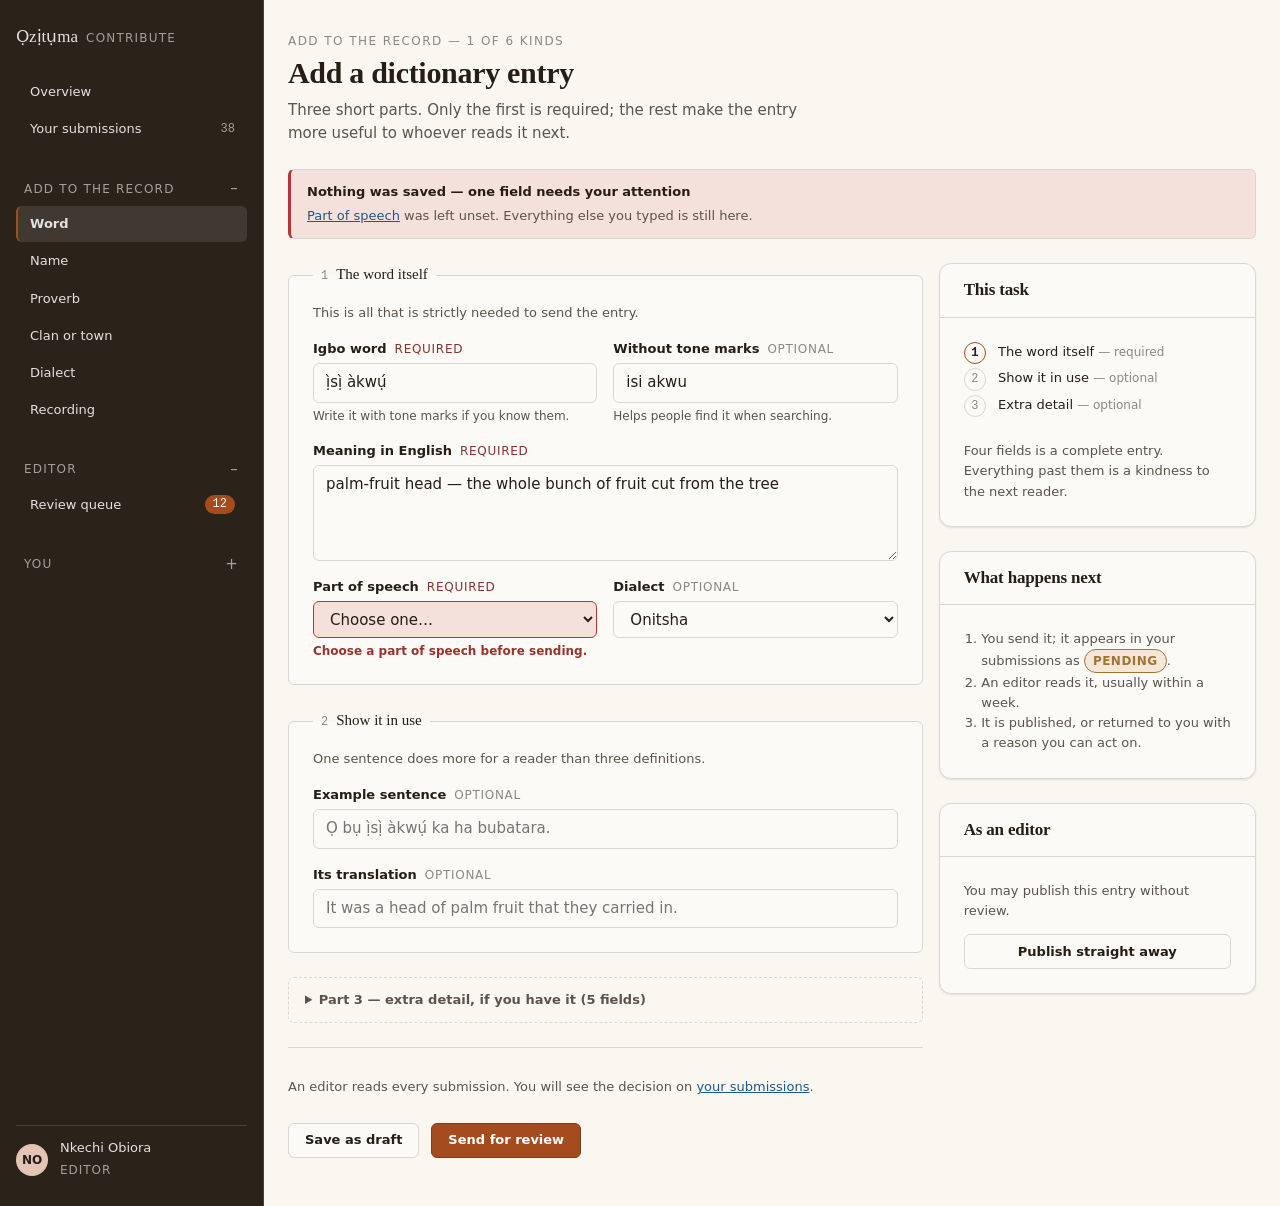
<file: public/ozituma/screens/contribute-word.html>
<!doctype html>
<html lang="en">
<head>
<meta charset="utf-8">
<meta name="viewport" content="width=device-width, initial-scale=1">
<title>Add a word — Ozituma contributor dashboard</title>
<link rel="stylesheet" href="../tokens.css">
<link rel="stylesheet" href="../styles/dashboard.css">
</head>
<body>
<a class="skip" href="#main">Skip to content</a>

<div class="shell">
  <nav class="sidenav" aria-label="Contributor dashboard">
    <a class="sidenav__brand" href="../index.html">
      <span class="sidenav__mark">Ọzịtụma</span>
      <span class="sidenav__context">Contribute</span>
    </a>
    <ul class="sidenav__list">
      <li><a class="sidenav__link" href="contribute-overview.html">Overview</a></li>
      <li><a class="sidenav__link" href="contribute-submissions.html">Your submissions <span class="sidenav__count">38</span></a></li>
    </ul>
    <details class="sidenav__group" open>
      <summary>Add to the record</summary>
      <ul class="sidenav__list">
        <li><a class="sidenav__link" href="contribute-word.html" aria-current="page">Word</a></li>
        <li><a class="sidenav__link" href="#">Name</a></li>
        <li><a class="sidenav__link" href="#">Proverb</a></li>
        <li><a class="sidenav__link" href="#">Clan or town</a></li>
        <li><a class="sidenav__link" href="#">Dialect</a></li>
        <li><a class="sidenav__link" href="#">Recording</a></li>
      </ul>
    </details>
    <details class="sidenav__group" open>
      <summary>Editor</summary>
      <ul class="sidenav__list">
        <li><a class="sidenav__link sidenav__link--review" href="review.html">Review queue <span class="sidenav__count">12</span></a></li>
      </ul>
    </details>
    <details class="sidenav__group">
      <summary>You</summary>
      <ul class="sidenav__list">
        <li><a class="sidenav__link" href="#">Account</a></li>
        <li><a class="sidenav__link" href="#">Public profile</a></li>
      </ul>
    </details>
    <div class="sidenav__foot">
      <span class="avatar" aria-hidden="true">NO</span>
      <span class="sidenav__who">
        <span class="sidenav__name">Nkechi Obiora</span>
        <span class="sidenav__role">Editor</span>
      </span>
    </div>
  </nav>

  <div class="shell__main">
    <main class="shell__content" id="main">

      <header class="page-header">
        <div class="page-header__text">
          <p class="page-header__kicker">Add to the record — 1 of 6 kinds</p>
          <h1 class="page-header__title">Add a dictionary entry</h1>
          <p class="page-header__lede">
            Three short parts. Only the first is required; the rest make the entry more useful
            to whoever reads it next.
          </p>
        </div>
      </header>

      <!-- COMPONENT: notice --error. The failed-submission state, designed. -->
      <div class="notice notice--error" role="alert">
        <div>
          <p class="notice__title">Nothing was saved — one field needs your attention</p>
          <p class="notice__body"><a href="#part-of-speech">Part of speech</a> was left unset. Everything else you typed is still here.</p>
        </div>
      </div>

      <div class="grid grid--aside">
        <div>
          <!-- CONSTRAINT: plain HTML post to the server's own action, field
               names unchanged. Usable with JavaScript disabled. -->
          <form id="word-form" method="post" action="/api/words" enctype="multipart/form-data">

            <fieldset class="fieldgroup">
              <legend class="fieldgroup__legend">
                <span class="fieldgroup__step">1</span> The word itself
              </legend>
              <p class="fieldgroup__intro">This is all that is strictly needed to send the entry.</p>

              <div class="field-row">
                <div class="field">
                  <label class="field__label" for="word">Igbo word <span class="field__req">Required</span></label>
                  <input id="word" name="word" type="text" class="igbo" value="ị̀sị̀ àkwụ́" required>
                  <span class="field__hint">Write it with tone marks if you know them.</span>
                </div>
                <div class="field">
                  <label class="field__label" for="plain">Without tone marks <span class="field__opt">Optional</span></label>
                  <input id="plain" name="plain" type="text" value="isi akwu">
                  <span class="field__hint">Helps people find it when searching.</span>
                </div>
              </div>

              <div class="field">
                <label class="field__label" for="meaning">Meaning in English <span class="field__req">Required</span></label>
                <textarea id="meaning" name="meaning" required>palm-fruit head — the whole bunch of fruit cut from the tree</textarea>
              </div>

              <div class="field-row">
                <div class="field field--error" id="part-of-speech">
                  <label class="field__label" for="pos">Part of speech <span class="field__req">Required</span></label>
                  <select id="pos" name="pos" required aria-describedby="pos-err">
                    <option value="" selected>Choose one…</option>
                    <option value="noun">Noun</option>
                    <option value="verb">Verb</option>
                    <option value="adjective">Adjective</option>
                    <option value="adverb">Adverb</option>
                    <option value="phrase">Phrase</option>
                  </select>
                  <span class="field__error" id="pos-err">Choose a part of speech before sending.</span>
                </div>
                <div class="field">
                  <label class="field__label" for="dialect">Dialect <span class="field__opt">Optional</span></label>
                  <select id="dialect" name="dialect">
                    <option value="">Not specified</option>
                    <option value="central">Central (Owerri)</option>
                    <option value="onitsha" selected>Onitsha</option>
                    <option value="nsukka">Nsukka</option>
                    <option value="ngwa">Ngwa</option>
                  </select>
                </div>
              </div>
            </fieldset>

            <fieldset class="fieldgroup">
              <legend class="fieldgroup__legend">
                <span class="fieldgroup__step">2</span> Show it in use
              </legend>
              <p class="fieldgroup__intro">One sentence does more for a reader than three definitions.</p>

              <div class="field">
                <label class="field__label" for="example">Example sentence <span class="field__opt">Optional</span></label>
                <input id="example" name="example" type="text" class="igbo" placeholder="Ọ bụ ị̀sị̀ àkwụ́ ka ha bubatara.">
              </div>
              <div class="field">
                <label class="field__label" for="example_translation">Its translation <span class="field__opt">Optional</span></label>
                <input id="example_translation" name="example_translation" type="text" placeholder="It was a head of palm fruit that they carried in.">
              </div>
            </fieldset>

            <!-- Progressive disclosure: the long tail stays closed until wanted.
                 <details>/<summary>, so it works with JavaScript off. -->
            <details class="disclosure">
              <summary>Part 3 — extra detail, if you have it (5 fields)</summary>
              <div class="disclosure__body">
                <div class="field-row">
                  <div class="field">
                    <label class="field__label" for="variants">Variants</label>
                    <input id="variants" name="variants" type="text">
                    <span class="field__hint">Separate with commas.</span>
                  </div>
                  <div class="field">
                    <label class="field__label" for="synonyms">Synonyms</label>
                    <input id="synonyms" name="synonyms" type="text">
                  </div>
                </div>
                <div class="field">
                  <label class="field__label" for="etymology">Where the word comes from</label>
                  <textarea id="etymology" name="etymology"></textarea>
                </div>
                <div class="field">
                  <label class="field__label" for="audio">Audio of the word</label>
                  <input id="audio" name="audio" type="file" accept="audio/*">
                  <span class="field__hint">MP3 or WAV. You can also add one later from the entry.</span>
                </div>
                <div class="field">
                  <label class="field__label" for="source">Source or who told you</label>
                  <input id="source" name="source" type="text">
                </div>
              </div>
            </details>

            <div class="form-actions">
              <p class="form-actions__note">
                An editor reads every submission. You will see the decision on
                <a href="contribute-submissions.html">your submissions</a>.
              </p>
              <button class="btn" type="submit" name="intent" value="draft">Save as draft</button>
              <button class="btn btn--primary" type="submit" name="intent" value="submit">Send for review</button>
            </div>
          </form>
        </div>

        <aside>
          <!-- COMPONENT: steps. Anchors only — an honest map of the form,
               not a fake progress bar. -->
          <section class="panel" aria-labelledby="steps-h">
            <div class="panel__head"><h2 class="panel__title" id="steps-h">This task</h2></div>
            <div class="panel__body">
              <ol class="steps">
                <li class="steps__item steps__item--current"><span class="steps__num">1</span> <span>The word itself <span class="u-faint u-xs">— required</span></span></li>
                <li class="steps__item"><span class="steps__num">2</span> <span>Show it in use <span class="u-faint u-xs">— optional</span></span></li>
                <li class="steps__item"><span class="steps__num">3</span> <span>Extra detail <span class="u-faint u-xs">— optional</span></span></li>
              </ol>
              <p class="u-sm u-muted u-mb0">
                Four fields is a complete entry. Everything past them is a kindness to the next reader.
              </p>
            </div>
          </section>

          <section class="panel" aria-labelledby="next-h">
            <div class="panel__head"><h2 class="panel__title" id="next-h">What happens next</h2></div>
            <div class="panel__body">
              <ol class="u-sm u-muted" style="margin:0;padding-left:1.1rem">
                <li>You send it; it appears in your submissions as <span class="badge badge--pending">Pending</span>.</li>
                <li>An editor reads it, usually within a week.</li>
                <li>It is published, or returned to you with a reason you can act on.</li>
              </ol>
            </div>
          </section>

          <!-- ROLE-CONDITIONAL: editors get a direct-publish affordance in the
               same form, not a different screen. -->
          <section class="panel" aria-labelledby="ed-h">
            <div class="panel__head"><h2 class="panel__title" id="ed-h">As an editor</h2></div>
            <div class="panel__body">
              <p class="u-sm u-muted" style="margin-top:0">You may publish this entry without review.</p>
              <button class="btn btn--block" type="submit" form="word-form" name="intent" value="publish">Publish straight away</button>
            </div>
          </section>
        </aside>
      </div>

    </main>
  </div>
</div>
</body>
</html>
</file>
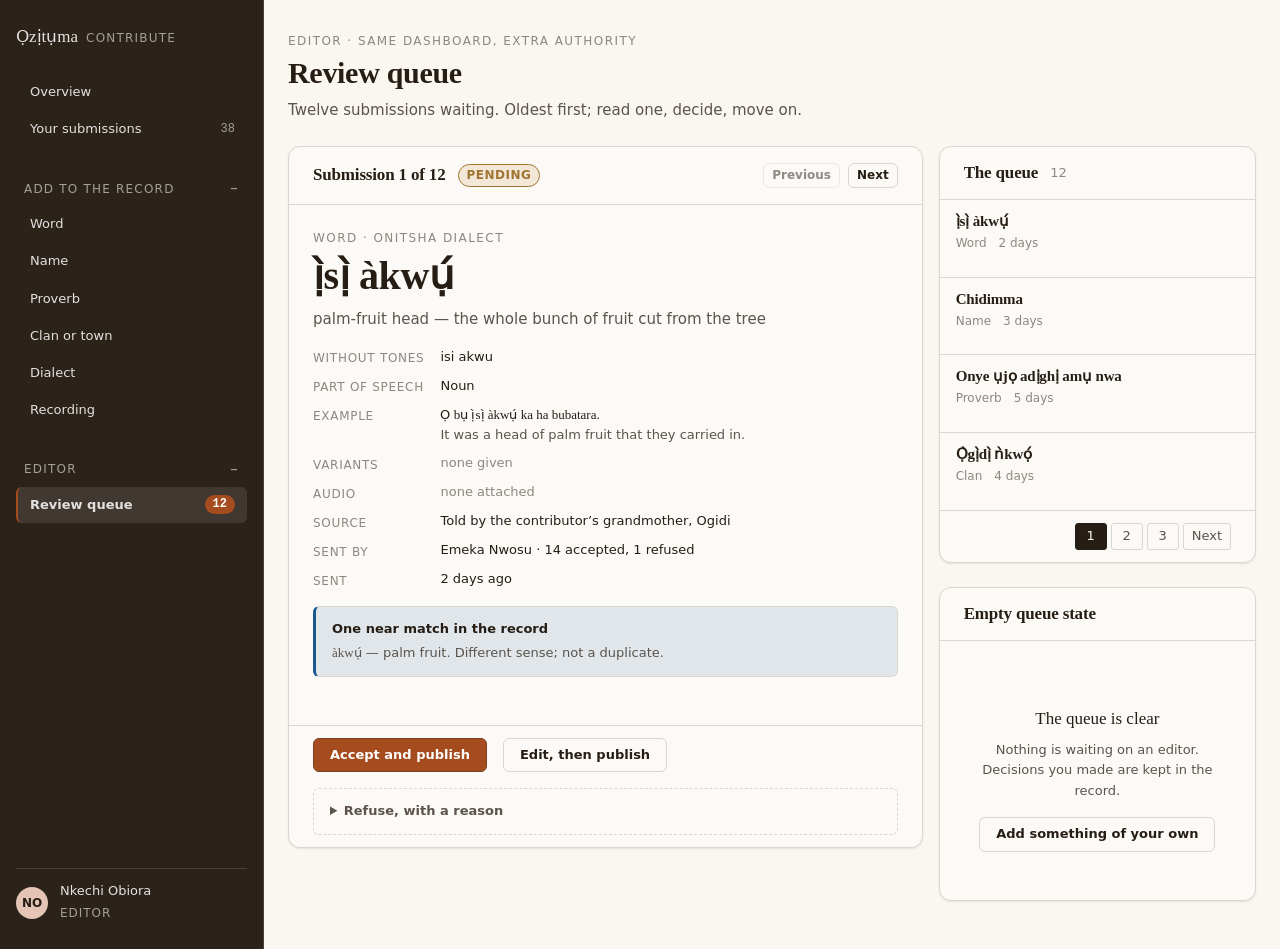
<file: public/ozituma/screens/review.html>
<!doctype html>
<html lang="en">
<head>
<meta charset="utf-8">
<meta name="viewport" content="width=device-width, initial-scale=1">
<title>Review queue — Ozituma</title>
<link rel="stylesheet" href="../tokens.css">
<link rel="stylesheet" href="../styles/dashboard.css">
</head>
<body>
<a class="skip" href="#main">Skip to content</a>

<div class="shell">
  <nav class="sidenav" aria-label="Contributor dashboard">
    <a class="sidenav__brand" href="../index.html">
      <span class="sidenav__mark">Ọzịtụma</span>
      <span class="sidenav__context">Contribute</span>
    </a>
    <ul class="sidenav__list">
      <li><a class="sidenav__link" href="contribute-overview.html">Overview</a></li>
      <li><a class="sidenav__link" href="contribute-submissions.html">Your submissions <span class="sidenav__count">38</span></a></li>
    </ul>
    <details class="sidenav__group" open>
      <summary>Add to the record</summary>
      <ul class="sidenav__list">
        <li><a class="sidenav__link" href="contribute-word.html">Word</a></li>
        <li><a class="sidenav__link" href="#">Name</a></li>
        <li><a class="sidenav__link" href="#">Proverb</a></li>
        <li><a class="sidenav__link" href="#">Clan or town</a></li>
        <li><a class="sidenav__link" href="#">Dialect</a></li>
        <li><a class="sidenav__link" href="#">Recording</a></li>
      </ul>
    </details>
    <details class="sidenav__group" open>
      <summary>Editor</summary>
      <ul class="sidenav__list">
        <li><a class="sidenav__link sidenav__link--review" href="review.html" aria-current="page">Review queue <span class="sidenav__count">12</span></a></li>
      </ul>
    </details>
    <div class="sidenav__foot">
      <span class="avatar" aria-hidden="true">NO</span>
      <span class="sidenav__who">
        <span class="sidenav__name">Nkechi Obiora</span>
        <span class="sidenav__role">Editor</span>
      </span>
    </div>
  </nav>

  <div class="shell__main">
    <main class="shell__content" id="main">

      <header class="page-header">
        <div class="page-header__text">
          <p class="page-header__kicker">Editor · same dashboard, extra authority</p>
          <h1 class="page-header__title">Review queue</h1>
          <p class="page-header__lede">Twelve submissions waiting. Oldest first; read one, decide, move on.</p>
        </div>
      </header>

      <div class="grid grid--aside">

        <!-- The decision surface: one submission read in full. -->
        <section class="panel" aria-labelledby="sub-h">
          <div class="panel__head">
            <h2 class="panel__title" id="sub-h">Submission 1 of 12</h2>
            <span class="badge badge--pending">Pending</span>
            <div class="panel__actions">
              <a class="btn btn--sm" href="#" aria-disabled="true">Previous</a>
              <a class="btn btn--sm" href="#">Next</a>
            </div>
          </div>

          <div class="panel__body">
            <p class="page-header__kicker">Word · Onitsha dialect</p>
            <h3 class="igbo" style="font-size:var(--t-2xl);margin:0 0 var(--s-2)">ị̀sị̀ àkwụ́</h3>
            <p class="u-muted" style="margin-top:0">palm-fruit head — the whole bunch of fruit cut from the tree</p>

            <dl class="pairs u-mt">
              <dt>Without tones</dt><dd>isi akwu</dd>
              <dt>Part of speech</dt><dd>Noun</dd>
              <dt>Example</dt><dd><span class="igbo">Ọ bụ ị̀sị̀ àkwụ́ ka ha bubatara.</span><br><span class="u-muted">It was a head of palm fruit that they carried in.</span></dd>
              <dt>Variants</dt><dd class="u-faint">none given</dd>
              <dt>Audio</dt><dd class="u-faint">none attached</dd>
              <dt>Source</dt><dd>Told by the contributor’s grandmother, Ogidi</dd>
              <dt>Sent by</dt><dd>Emeka Nwosu · 14 accepted, 1 refused</dd>
              <dt>Sent</dt><dd>2 days ago</dd>
            </dl>

            <div class="notice notice--info u-mt">
              <div>
                <p class="notice__title">One near match in the record</p>
                <p class="notice__body"><span class="igbo">àkwụ́</span> — palm fruit. Different sense; not a duplicate.</p>
              </div>
            </div>
          </div>

          <!-- Three plain posts to the server's own actions. No JS. -->
          <div class="panel__foot" style="flex-wrap:wrap;gap:var(--s-4)">
            <form method="post" action="/api/submissions/1841/accept" class="u-flex">
              <button class="btn btn--primary" type="submit">Accept and publish</button>
            </form>
            <form method="post" action="/api/submissions/1841/edit" class="u-flex">
              <button class="btn" type="submit">Edit, then publish</button>
            </form>
            <details class="disclosure" style="flex:1 1 100%;margin:0">
              <summary>Refuse, with a reason</summary>
              <div class="disclosure__body">
                <form method="post" action="/api/submissions/1841/refuse">
                  <div class="field">
                    <label class="field__label" for="reason">
                      What should the contributor do instead? <span class="field__req">Required</span>
                    </label>
                    <textarea id="reason" name="reason" required></textarea>
                    <span class="field__hint">This is shown to them verbatim. A refusal without a next step is a dead end.</span>
                  </div>
                  <div class="form-actions" style="border:0;padding-top:0">
                    <button class="btn btn--danger" type="submit">Refuse and send the reason</button>
                  </div>
                </form>
              </div>
            </details>
          </div>
        </section>

        <aside>
          <section class="panel" aria-labelledby="q-h">
            <div class="panel__head">
              <h2 class="panel__title" id="q-h">The queue</h2>
              <span class="panel__note">12</span>
            </div>
            <ul class="panel__body--flush" style="list-style:none;margin:0;padding:0">
              <li class="entry is-attention" style="padding:var(--s-3) var(--s-4)">
                <div class="entry__main">
                  <h3 class="entry__title" style="font-size:var(--t-base)"><a href="#"><span class="igbo">ị̀sị̀ àkwụ́</span></a></h3>
                  <p class="entry__meta" style="margin-top:var(--s-1)"><span>Word</span><span>2 days</span></p>
                </div>
              </li>
              <li class="entry" style="padding:var(--s-3) var(--s-4)">
                <div class="entry__main">
                  <h3 class="entry__title" style="font-size:var(--t-base)"><a href="#"><span class="igbo">Chidimma</span></a></h3>
                  <p class="entry__meta" style="margin-top:var(--s-1)"><span>Name</span><span>3 days</span></p>
                </div>
              </li>
              <li class="entry" style="padding:var(--s-3) var(--s-4)">
                <div class="entry__main">
                  <h3 class="entry__title" style="font-size:var(--t-base)"><a href="#"><span class="igbo">Onye ụjọ adịghị amụ nwa</span></a></h3>
                  <p class="entry__meta" style="margin-top:var(--s-1)"><span>Proverb</span><span>5 days</span></p>
                </div>
              </li>
              <li class="entry" style="padding:var(--s-3) var(--s-4)">
                <div class="entry__main">
                  <h3 class="entry__title" style="font-size:var(--t-base)"><a href="#"><span class="igbo">Ọ̀gị̀dị̀ ǹkwọ́</span></a></h3>
                  <p class="entry__meta" style="margin-top:var(--s-1)"><span>Clan</span><span>4 days</span></p>
                </div>
              </li>
            </ul>
            <div class="panel__foot">
              <nav class="pagination" aria-label="Queue pages">
                <a class="pagination__link" href="#" aria-current="page">1</a>
                <a class="pagination__link" href="#">2</a>
                <a class="pagination__link" href="#">3</a>
                <a class="pagination__link" href="#">Next</a>
              </nav>
            </div>
          </section>

          <!-- The empty queue: a real screen people will see, and a good one. -->
          <section class="panel" aria-labelledby="eq-h">
            <div class="panel__head"><h2 class="panel__title" id="eq-h">Empty queue state</h2></div>
            <div class="empty">
              <p class="empty__title">The queue is clear</p>
              <p class="empty__body">Nothing is waiting on an editor. Decisions you made are kept in the record.</p>
              <a class="btn" href="contribute-word.html">Add something of your own</a>
            </div>
          </section>
        </aside>

      </div>
    </main>
  </div>
</div>
</body>
</html>
</file>
<file: public/ozituma/tokens.css>
/* ==========================================================================
   Ozituma dashboards — token proposal
   Lift this file directly into apps/web/app/globals.css.

   Rules honoured here:
   - Colours in oklch().
   - The six admin-overridable properties (--ink, --paper, --accent,
     --header-bg, --footer-bg, --link) and --wrap are DECLARED but never
     relied upon literally anywhere else: every dashboard colour is derived
     from them with color-mix(), so a re-themed palette carries through.
   - No fixed page width is assumed; --wrap governs measure.
   ========================================================================== */

:root {
  /* ---- admin-overridable (existing contract, unchanged names) ---------- */
  --ink: oklch(0.24 0.02 65);
  --paper: oklch(0.985 0.006 85);
  --accent: oklch(0.52 0.13 45);          /* clay/ochre warmth */
  --header-bg: oklch(0.26 0.02 60);
  --footer-bg: oklch(0.26 0.02 60);
  --link: oklch(0.45 0.11 250);
  --wrap: 68rem;

  /* ---- existing tokens, kept ------------------------------------------ */
  --ink-soft: color-mix(in oklab, var(--ink) 72%, var(--paper));
  --ink-faint: color-mix(in oklab, var(--ink) 48%, var(--paper));
  --paper-raised: color-mix(in oklab, var(--paper) 94%, var(--ink));
  --line: color-mix(in oklab, var(--ink) 14%, var(--paper));

  --indigo: oklch(0.45 0.11 250);
  --ochre: oklch(0.68 0.12 75);
  --clay: oklch(0.55 0.13 40);
  --green: oklch(0.52 0.1 155);
  --red: oklch(0.52 0.16 25);

  --radius-sm: 3px;
  --radius: 6px;
  --radius-lg: 12px;

  --shadow-sm: 0 1px 2px color-mix(in oklab, var(--ink) 10%, transparent);
  --shadow: 0 2px 10px color-mix(in oklab, var(--ink) 12%, transparent);

  --font-body: "IBM Plex Sans", ui-sans-serif, system-ui, sans-serif;
  --font-serif: "Libre Baskerville", Georgia, "Times New Roman", serif;
  --font-mono: "IBM Plex Mono", ui-monospace, SFMono-Regular, monospace;

  /* ---- NEW: dashboard surfaces ---------------------------------------- */
  /* Dark chrome for both dashboards, derived from --header-bg so a
     re-theme moves the sidebar with everything else. */
  --chrome: var(--header-bg);
  --chrome-raised: color-mix(in oklab, var(--chrome) 88%, white);
  --chrome-ink: color-mix(in oklab, white 88%, var(--chrome));
  --chrome-ink-soft: color-mix(in oklab, white 60%, var(--chrome));
  --chrome-line: color-mix(in oklab, white 16%, var(--chrome));

  /* Dashboard A is warmer (paper), Dashboard B is cooler and flatter. */
  --canvas-a: color-mix(in oklab, var(--paper) 97%, var(--ochre));
  --canvas-b: color-mix(in oklab, var(--paper) 96%, var(--ink));

  /* ---- NEW: state semantics, shared by A and B ------------------------ */
  --state-draft: var(--ink-faint);
  --state-pending: var(--ochre);
  --state-accepted: var(--green);
  --state-refused: var(--red);
  --state-published: var(--indigo);

  --tint-pending: color-mix(in oklab, var(--ochre) 16%, var(--paper));
  --tint-accepted: color-mix(in oklab, var(--green) 14%, var(--paper));
  --tint-refused: color-mix(in oklab, var(--red) 13%, var(--paper));
  --tint-info: color-mix(in oklab, var(--indigo) 12%, var(--paper));

  /* ---- NEW: spacing rhythm (4px base, shared by both dashboards) ------ */
  --s-1: 0.25rem;
  --s-2: 0.5rem;
  --s-3: 0.75rem;
  --s-4: 1rem;
  --s-5: 1.5rem;
  --s-6: 2rem;
  --s-7: 3rem;

  /* ---- NEW: type scale (shared; B simply uses the lower steps) -------- */
  --t-xs: 0.75rem;
  --t-sm: 0.8125rem;
  --t-base: 0.9375rem;
  --t-md: 1.0625rem;
  --t-lg: 1.375rem;
  --t-xl: 1.875rem;
  --t-2xl: 2.5rem;

  /* ---- NEW: focus ----------------------------------------------------- */
  --focus: 0 0 0 2px var(--paper), 0 0 0 4px var(--accent);

  /* ---- NEW: density knob. A = comfortable, B = instrument panel ------- */
  --row-pad: var(--s-3);
}
</file>
<file: public/ozituma/styles/dashboard.css>
/* ==========================================================================
   Ozituma dashboards — shared component layer
   Plain CSS. No preprocessor, no framework, no build step.

   Naming: block, block__element, block--modifier.
   Everything in this file is a COMPONENT (reused on 2+ screens).
   One-offs live at the bottom of each screen file, clearly marked.
   ========================================================================== */

*,
*::before,
*::after { box-sizing: border-box; }

html { -webkit-text-size-adjust: 100%; }

body {
  margin: 0;
  font-family: var(--font-body);
  font-size: var(--t-base);
  line-height: 1.55;
  color: var(--ink);
  background: var(--canvas-a);
}

h1, h2, h3, h4 {
  font-family: var(--font-serif);
  font-weight: 700;
  line-height: 1.2;
  margin: 0;
  letter-spacing: -0.01em;
}

a { color: var(--link); }
a:focus-visible,
button:focus-visible,
input:focus-visible,
select:focus-visible,
textarea:focus-visible,
summary:focus-visible,
[tabindex]:focus-visible {
  outline: none;
  box-shadow: var(--focus);
  border-radius: var(--radius-sm);
}

.visually-hidden {
  position: absolute;
  width: 1px; height: 1px;
  padding: 0; margin: -1px;
  overflow: hidden; clip: rect(0 0 0 0);
  white-space: nowrap; border: 0;
}

/* --------------------------------------------------------------------------
   shell — the two-column dashboard frame. COMPONENT (every screen).
   The dashboards never render the public header or footer.
   -------------------------------------------------------------------------- */

.shell {
  display: grid;
  grid-template-columns: 16.5rem minmax(0, 1fr);
  min-height: 100vh;
}

.shell--admin { grid-template-columns: 15rem minmax(0, 1fr); }
.shell--admin .shell__main { background: var(--canvas-b); }

.shell__main {
  min-width: 0;
  display: flex;
  flex-direction: column;
}

.shell__content {
  width: 100%;
  max-width: var(--wrap);
  margin: 0 auto;
  padding: var(--s-6) var(--s-5) var(--s-7);
}

.shell--admin .shell__content {
  max-width: none;          /* instrument panel uses the full width */
  padding: var(--s-5) var(--s-5) var(--s-7);
}

/* --------------------------------------------------------------------------
   sidenav — dark chrome. COMPONENT (both dashboards, different contents).
   Groups use <details>/<summary>: keyboard-accessible, zero JavaScript.
   -------------------------------------------------------------------------- */

.sidenav {
  background: var(--chrome);
  color: var(--chrome-ink);
  padding: var(--s-5) var(--s-4);
  display: flex;
  flex-direction: column;
  gap: var(--s-5);
  border-right: 1px solid var(--chrome-line);
}

.sidenav__brand {
  display: flex;
  align-items: baseline;
  gap: var(--s-2);
  text-decoration: none;
  color: inherit;
}
.sidenav__mark {
  font-family: var(--font-serif);
  font-size: var(--t-md);
  color: var(--chrome-ink);
}
.sidenav__context {
  font-size: var(--t-xs);
  text-transform: uppercase;
  letter-spacing: 0.1em;
  color: var(--chrome-ink-soft);
}

.sidenav__group { border: 0; }
.sidenav__group > summary {
  list-style: none;
  cursor: pointer;
  font-size: var(--t-xs);
  text-transform: uppercase;
  letter-spacing: 0.1em;
  color: var(--chrome-ink-soft);
  padding: var(--s-2) var(--s-2);
  display: flex;
  justify-content: space-between;
  align-items: center;
}
.sidenav__group > summary::-webkit-details-marker { display: none; }
.sidenav__group > summary::after {
  content: "+";
  font-size: var(--t-base);
  line-height: 1;
}
.sidenav__group[open] > summary::after { content: "–"; }

.sidenav__list {
  list-style: none;
  margin: 0;
  padding: 0;
  display: flex;
  flex-direction: column;
  gap: 1px;
}

.sidenav__link {
  display: flex;
  align-items: center;
  justify-content: space-between;
  gap: var(--s-2);
  padding: var(--s-2) var(--s-3);
  border-radius: var(--radius);
  color: var(--chrome-ink);
  text-decoration: none;
  font-size: var(--t-sm);
  border-left: 2px solid transparent;
}
.sidenav__link:hover { background: var(--chrome-raised); }
.sidenav__link[aria-current="page"] {
  background: var(--chrome-raised);
  border-left-color: var(--accent);
  font-weight: 600;
}
.sidenav__count {
  font-family: var(--font-mono);
  font-size: var(--t-xs);
  color: var(--chrome-ink-soft);
}

/* editor-only entry: additive, marked, never a separate product */
.sidenav__link--review .sidenav__count {
  background: var(--accent);
  color: var(--paper);
  border-radius: 999px;
  padding: 0 var(--s-2);
}

.sidenav__foot {
  margin-top: auto;
  border-top: 1px solid var(--chrome-line);
  padding-top: var(--s-3);
  display: flex;
  align-items: center;
  gap: var(--s-3);
}
.sidenav__who { min-width: 0; }
.sidenav__name {
  font-size: var(--t-sm);
  display: block;
  overflow: hidden;
  text-overflow: ellipsis;
  white-space: nowrap;
}
.sidenav__role {
  font-size: var(--t-xs);
  color: var(--chrome-ink-soft);
  text-transform: uppercase;
  letter-spacing: 0.08em;
}

/* --------------------------------------------------------------------------
   topbar — admin only, sits above the content. COMPONENT (Dashboard B).
   -------------------------------------------------------------------------- */

.topbar {
  display: flex;
  align-items: center;
  gap: var(--s-4);
  padding: var(--s-3) var(--s-5);
  background: var(--paper);
  border-bottom: 1px solid var(--line);
}
.topbar__title {
  font-family: var(--font-serif);
  font-size: var(--t-md);
}
.topbar__spacer { margin-left: auto; }
.topbar__search {
  display: flex;
  gap: var(--s-2);
}

/* --------------------------------------------------------------------------
   avatar — COMPONENT
   -------------------------------------------------------------------------- */

.avatar {
  width: 2rem; height: 2rem;
  flex: none;
  border-radius: 999px;
  background: color-mix(in oklab, var(--accent) 30%, var(--paper));
  color: var(--ink);
  display: grid;
  place-items: center;
  font-size: var(--t-xs);
  font-weight: 600;
  font-family: var(--font-body);
}
.avatar--sm { width: 1.5rem; height: 1.5rem; font-size: 0.625rem; }
.avatar--lg { width: 3.5rem; height: 3.5rem; font-size: var(--t-base); }

/* --------------------------------------------------------------------------
   page-header — COMPONENT (every screen)
   -------------------------------------------------------------------------- */

.page-header {
  display: flex;
  flex-wrap: wrap;
  align-items: flex-end;
  gap: var(--s-4);
  margin-bottom: var(--s-5);
}
.page-header__text { min-width: 0; flex: 1 1 22rem; }
.page-header__kicker {
  font-size: var(--t-xs);
  text-transform: uppercase;
  letter-spacing: 0.12em;
  color: var(--ink-faint);
  margin: 0 0 var(--s-1);
}
.page-header__title { font-size: var(--t-xl); }
.shell--admin .page-header__title { font-size: var(--t-lg); }
.page-header__lede {
  margin: var(--s-2) 0 0;
  color: var(--ink-soft);
  max-width: 54ch;
}
.page-header__actions { display: flex; gap: var(--s-2); flex-wrap: wrap; }

/* --------------------------------------------------------------------------
   panel — COMPONENT (every screen). The single container of the system.
   -------------------------------------------------------------------------- */

.panel {
  background: var(--paper);
  border: 1px solid var(--line);
  border-radius: var(--radius-lg);
  box-shadow: var(--shadow-sm);
}
.panel + .panel { margin-top: var(--s-5); }

.panel__head {
  display: flex;
  align-items: center;
  gap: var(--s-3);
  padding: var(--s-4) var(--s-5);
  border-bottom: 1px solid var(--line);
}
.panel__title {
  font-family: var(--font-serif);
  font-size: var(--t-md);
  margin: 0;
}
.panel__note {
  font-size: var(--t-sm);
  color: var(--ink-faint);
}
.panel__actions { margin-left: auto; display: flex; gap: var(--s-2); }
.panel__body { padding: var(--s-5); }
.panel__body--flush { padding: 0; }
.panel__foot {
  padding: var(--s-3) var(--s-5);
  border-top: 1px solid var(--line);
  display: flex;
  align-items: center;
  gap: var(--s-3);
  font-size: var(--t-sm);
  color: var(--ink-soft);
}

/* --------------------------------------------------------------------------
   grid — COMPONENT layout helper
   -------------------------------------------------------------------------- */

.grid { display: grid; gap: var(--s-4); }
.grid--2 { grid-template-columns: repeat(2, minmax(0, 1fr)); }
.grid--3 { grid-template-columns: repeat(3, minmax(0, 1fr)); }
.grid--4 { grid-template-columns: repeat(4, minmax(0, 1fr)); }
.grid--aside { grid-template-columns: minmax(0, 2fr) minmax(0, 1fr); align-items: start; }

/* --------------------------------------------------------------------------
   stat — COMPONENT. Numbers are counted live; zero is a legitimate value
   and is rendered plainly, never hidden behind a decorative figure.
   -------------------------------------------------------------------------- */

.stat {
  background: var(--paper);
  border: 1px solid var(--line);
  border-radius: var(--radius);
  padding: var(--s-4);
  display: flex;
  flex-direction: column;
  gap: var(--s-1);
}
.stat__label {
  font-size: var(--t-xs);
  text-transform: uppercase;
  letter-spacing: 0.08em;
  color: var(--ink-faint);
}
.stat__value {
  font-family: var(--font-serif);
  font-size: var(--t-xl);
  line-height: 1;
}
.shell--admin .stat { padding: var(--s-3); }
.shell--admin .stat__value { font-size: var(--t-lg); }
.stat__meta { font-size: var(--t-xs); color: var(--ink-soft); }
.stat--zero .stat__value { color: var(--ink-faint); }
.stat--attention { border-color: color-mix(in oklab, var(--ochre) 55%, var(--line)); }
.stat--attention .stat__value { color: color-mix(in oklab, var(--ochre) 75%, var(--ink)); }

/* --------------------------------------------------------------------------
   badge — COMPONENT. One colour semantic across both dashboards.
   -------------------------------------------------------------------------- */

.badge {
  display: inline-flex;
  align-items: center;
  gap: var(--s-1);
  font-size: var(--t-xs);
  font-weight: 600;
  letter-spacing: 0.04em;
  text-transform: uppercase;
  padding: 0.1rem var(--s-2);
  border-radius: 999px;
  border: 1px solid currentColor;
  background: var(--paper);
}
.badge--pending { color: color-mix(in oklab, var(--ochre) 80%, var(--ink)); background: var(--tint-pending); }
.badge--accepted { color: color-mix(in oklab, var(--green) 80%, var(--ink)); background: var(--tint-accepted); }
.badge--refused { color: color-mix(in oklab, var(--red) 80%, var(--ink)); background: var(--tint-refused); }
.badge--published { color: color-mix(in oklab, var(--indigo) 80%, var(--ink)); background: var(--tint-info); }
.badge--draft { color: var(--ink-faint); }
.badge--hidden { color: var(--ink-faint); border-style: dashed; }
.badge--role { text-transform: none; letter-spacing: 0; font-weight: 500; color: var(--ink-soft); }

/* --------------------------------------------------------------------------
   btn — COMPONENT. States: default, hover, focus, disabled.
   -------------------------------------------------------------------------- */

.btn {
  display: inline-flex;
  align-items: center;
  justify-content: center;
  gap: var(--s-2);
  font: inherit;
  font-size: var(--t-sm);
  font-weight: 600;
  padding: 0.4rem var(--s-4);
  border-radius: var(--radius);
  border: 1px solid var(--line);
  background: var(--paper);
  color: var(--ink);
  text-decoration: none;
  cursor: pointer;
}
.btn:hover { background: var(--paper-raised); }
.btn--primary {
  background: var(--accent);
  border-color: color-mix(in oklab, var(--accent) 70%, var(--ink));
  color: oklch(from var(--accent) clamp(0, calc((0.62 - l) * 1000), 1) 0 0);
}
.btn--primary:hover { background: color-mix(in oklab, var(--accent) 88%, var(--ink)); }
.btn--quiet { border-color: transparent; background: transparent; color: var(--ink-soft); }
.btn--quiet:hover { background: var(--paper-raised); color: var(--ink); }
.btn--danger { color: color-mix(in oklab, var(--red) 80%, var(--ink)); border-color: color-mix(in oklab, var(--red) 40%, var(--line)); }
.btn--danger:hover { background: var(--tint-refused); }
.btn--sm { padding: 0.15rem var(--s-2); font-size: var(--t-xs); }
.btn--block { width: 100%; }
.btn[disabled],
.btn[aria-disabled="true"] {
  opacity: 0.5;
  cursor: not-allowed;
  pointer-events: none;
}

/* --------------------------------------------------------------------------
   field — COMPONENT. The form atom. States: default, focus, error, disabled.
   Every input has a bound <label>. Field NAMES are never changed.
   -------------------------------------------------------------------------- */

.field { display: flex; flex-direction: column; gap: var(--s-1); margin-bottom: var(--s-4); }
.field__label {
  font-size: var(--t-sm);
  font-weight: 600;
  display: flex;
  align-items: baseline;
  gap: var(--s-2);
}
.field__req {
  font-size: var(--t-xs);
  font-weight: 500;
  color: color-mix(in oklab, var(--red) 70%, var(--ink));
  text-transform: uppercase;
  letter-spacing: 0.06em;
}
.field__opt {
  font-size: var(--t-xs);
  font-weight: 500;
  color: var(--ink-faint);
  text-transform: uppercase;
  letter-spacing: 0.06em;
}
.field__hint { font-size: var(--t-xs); color: var(--ink-soft); }
.field__control,
.field select,
.field textarea,
.field input[type="text"],
.field input[type="email"],
.field input[type="url"],
.field input[type="password"],
.field input[type="number"],
.field input[type="file"],
.field input[type="color"] {
  font: inherit;
  font-size: var(--t-base);
  width: 100%;
  padding: 0.45rem var(--s-3);
  border: 1px solid var(--line);
  border-radius: var(--radius);
  background: var(--paper);
  color: var(--ink);
}
.field textarea { min-height: 6rem; resize: vertical; }
.field--error .field__control,
.field--error input,
.field--error textarea,
.field--error select {
  border-color: var(--red);
  background: var(--tint-refused);
}
.field__error {
  font-size: var(--t-xs);
  color: color-mix(in oklab, var(--red) 80%, var(--ink));
  font-weight: 600;
}
.field--disabled { opacity: 0.55; }
.field--inline { flex-direction: row; align-items: center; gap: var(--s-2); }
.field--inline .field__label { font-weight: 500; }
.field-row { display: grid; gap: var(--s-4); grid-template-columns: repeat(2, minmax(0, 1fr)); }

/* fieldset group — the form "step". Gives a long form a middle and an end. */
.fieldgroup {
  border: 1px solid var(--line);
  border-radius: var(--radius);
  padding: var(--s-4) var(--s-5) var(--s-2);
  margin: 0 0 var(--s-5);
  background: var(--paper);
}
.fieldgroup__legend {
  font-family: var(--font-serif);
  font-size: var(--t-base);
  padding: 0 var(--s-2);
  display: flex;
  align-items: baseline;
  gap: var(--s-2);
}
.fieldgroup__step {
  font-family: var(--font-mono);
  font-size: var(--t-xs);
  color: var(--ink-faint);
}
.fieldgroup__intro { margin: 0 0 var(--s-4); color: var(--ink-soft); font-size: var(--t-sm); }
.fieldgroup--optional { background: transparent; border-style: dashed; }

/* progressive disclosure without JavaScript */
.disclosure { border: 1px dashed var(--line); border-radius: var(--radius); margin-bottom: var(--s-5); }
.disclosure > summary {
  cursor: pointer;
  padding: var(--s-3) var(--s-4);
  font-size: var(--t-sm);
  font-weight: 600;
  color: var(--ink-soft);
}
.disclosure[open] > summary { border-bottom: 1px dashed var(--line); }
.disclosure__body { padding: var(--s-4) var(--s-4) var(--s-1); }

/* form footer: the clear end of the task */
.form-actions {
  display: flex;
  align-items: center;
  gap: var(--s-3);
  flex-wrap: wrap;
  padding-top: var(--s-4);
  border-top: 1px solid var(--line);
}
.form-actions__note { font-size: var(--t-sm); color: var(--ink-soft); margin-right: auto; }

/* --------------------------------------------------------------------------
   steps — COMPONENT. A static, honest progress rail for the six forms.
   It is anchors to the fieldsets on the same page: no JS, no fake state.
   -------------------------------------------------------------------------- */

.steps { list-style: none; margin: 0 0 var(--s-5); padding: 0; display: flex; flex-direction: column; gap: var(--s-1); }
.steps__item { display: flex; gap: var(--s-3); align-items: baseline; font-size: var(--t-sm); }
.steps__num {
  font-family: var(--font-mono);
  font-size: var(--t-xs);
  width: 1.4rem; height: 1.4rem;
  flex: none;
  display: grid; place-items: center;
  border-radius: 999px;
  border: 1px solid var(--line);
  color: var(--ink-faint);
}
.steps__item--current .steps__num { border-color: var(--accent); color: var(--ink); font-weight: 700; }
.steps__link { color: var(--ink-soft); text-decoration: none; }
.steps__link:hover { color: var(--ink); text-decoration: underline; }

/* --------------------------------------------------------------------------
   notice — COMPONENT. Error, success, warning, info. Never decorative.
   -------------------------------------------------------------------------- */

.notice {
  display: flex;
  gap: var(--s-3);
  padding: var(--s-3) var(--s-4);
  border: 1px solid var(--line);
  border-left-width: 3px;
  border-radius: var(--radius);
  background: var(--paper);
  margin-bottom: var(--s-5);
}
.notice__title { font-weight: 700; font-size: var(--t-sm); margin: 0 0 var(--s-1); }
.notice__body { margin: 0; font-size: var(--t-sm); color: var(--ink-soft); }
.notice--error { border-left-color: var(--red); background: var(--tint-refused); }
.notice--success { border-left-color: var(--green); background: var(--tint-accepted); }
.notice--warning { border-left-color: var(--ochre); background: var(--tint-pending); }
.notice--info { border-left-color: var(--indigo); background: var(--tint-info); }

/* --------------------------------------------------------------------------
   table — COMPONENT. Real <table> semantics for tabular data.
   Sorting is server-side: column headers are links carrying ?sort=.
   Bulk actions are a plain form with checkboxes and submit buttons.
   -------------------------------------------------------------------------- */

.table-wrap { overflow-x: auto; }
.table { width: 100%; border-collapse: collapse; font-size: var(--t-sm); }
.table caption { text-align: left; padding: var(--s-3) var(--s-5); color: var(--ink-soft); font-size: var(--t-sm); }
.table th, .table td {
  text-align: left;
  padding: var(--row-pad) var(--s-4);
  border-bottom: 1px solid var(--line);
  vertical-align: middle;
}
.table thead th {
  font-size: var(--t-xs);
  text-transform: uppercase;
  letter-spacing: 0.08em;
  color: var(--ink-faint);
  background: var(--paper-raised);
  white-space: nowrap;
  position: sticky;
  top: 0;
}
.table tbody tr:hover { background: color-mix(in oklab, var(--accent) 5%, var(--paper)); }
.table tbody tr:last-child td { border-bottom: 0; }
.table__sort { color: inherit; text-decoration: none; display: inline-flex; gap: var(--s-1); }
.table__sort:hover { color: var(--ink); text-decoration: underline; }
.table__sort[aria-sort="ascending"]::after { content: "▲"; font-size: 0.6em; }
.table__sort[aria-sort="descending"]::after { content: "▼"; font-size: 0.6em; }
.table__num { font-family: var(--font-mono); text-align: right; font-variant-numeric: tabular-nums; }
.table__actions { display: flex; gap: var(--s-1); justify-content: flex-end; }
.table tr.is-attention { background: var(--tint-pending); }
.table tr.is-hidden td:not(:first-child) { opacity: 0.55; }
.table__select { width: 2.5rem; }

.bulkbar {
  display: flex;
  align-items: center;
  gap: var(--s-2);
  flex-wrap: wrap;
  padding: var(--s-3) var(--s-5);
  background: var(--paper-raised);
  border-bottom: 1px solid var(--line);
  font-size: var(--t-sm);
}
.bulkbar__label { color: var(--ink-soft); margin-right: var(--s-2); }

/* filter bar — COMPONENT (GET form, works without JS) */
.filters {
  display: flex;
  gap: var(--s-2);
  flex-wrap: wrap;
  align-items: flex-end;
  padding: var(--s-4) var(--s-5);
  border-bottom: 1px solid var(--line);
}
.filters .field { margin: 0; }
.filters .field__label { font-size: var(--t-xs); color: var(--ink-faint); text-transform: uppercase; letter-spacing: 0.08em; }

/* --------------------------------------------------------------------------
   pagination — COMPONENT. Plain links; server owns the page param.
   -------------------------------------------------------------------------- */

.pagination { display: flex; align-items: center; gap: var(--s-1); margin-left: auto; }
.pagination__link {
  display: inline-grid; place-items: center;
  min-width: 2rem; padding: 0.15rem var(--s-2);
  border: 1px solid var(--line);
  border-radius: var(--radius-sm);
  text-decoration: none;
  color: var(--ink-soft);
  font-size: var(--t-sm);
}
.pagination__link:hover { background: var(--paper-raised); color: var(--ink); }
.pagination__link[aria-current="page"] { background: var(--ink); color: var(--paper); border-color: var(--ink); }
.pagination__link[aria-disabled="true"] { opacity: 0.4; pointer-events: none; }

/* --------------------------------------------------------------------------
   empty — COMPONENT. An honest empty state: says what is missing and
   offers the one action that fills it. No invented figures, no illustration.
   -------------------------------------------------------------------------- */

.empty {
  padding: var(--s-7) var(--s-5);
  text-align: center;
  color: var(--ink-soft);
}
.empty__title { font-family: var(--font-serif); font-size: var(--t-md); color: var(--ink); margin-bottom: var(--s-2); }
.empty__body { margin: 0 auto var(--s-4); max-width: 42ch; font-size: var(--t-sm); }
.empty--inline { padding: var(--s-5) var(--s-4); text-align: left; }

/* --------------------------------------------------------------------------
   list-card / entry — COMPONENT (submissions, review queue)
   -------------------------------------------------------------------------- */

.entry {
  display: flex;
  gap: var(--s-4);
  padding: var(--s-4) var(--s-5);
  border-bottom: 1px solid var(--line);
  align-items: flex-start;
}
.entry:last-child { border-bottom: 0; }
.entry:hover { background: color-mix(in oklab, var(--accent) 4%, var(--paper)); }
.entry__main { min-width: 0; flex: 1; }
.entry__title { font-family: var(--font-serif); font-size: var(--t-md); margin: 0 0 var(--s-1); }
.entry__title a { color: inherit; text-decoration: none; }
.entry__title a:hover { text-decoration: underline; }
.entry__gloss { margin: 0; color: var(--ink-soft); font-size: var(--t-sm); }
.entry__meta {
  display: flex; flex-wrap: wrap; gap: var(--s-3);
  margin-top: var(--s-2);
  font-size: var(--t-xs);
  color: var(--ink-faint);
}
.entry__side { display: flex; flex-direction: column; align-items: flex-end; gap: var(--s-2); flex: none; }

.igbo { font-family: var(--font-serif); }

/* definition list used on review and account screens — COMPONENT */
.pairs { margin: 0; display: grid; grid-template-columns: max-content minmax(0, 1fr); gap: var(--s-2) var(--s-4); font-size: var(--t-sm); }
.pairs dt { color: var(--ink-faint); text-transform: uppercase; letter-spacing: 0.06em; font-size: var(--t-xs); padding-top: 0.15rem; }
.pairs dd { margin: 0; }

/* meter — COMPONENT (progress of contributions, analytics bars).
   Widths are inline styles because they are live server values. */
.meter { height: 0.45rem; background: var(--paper-raised); border-radius: 999px; overflow: hidden; }
.meter__fill { height: 100%; background: var(--accent); }
.meter__fill--accepted { background: var(--green); }
.meter__fill--pending { background: var(--ochre); }
.meter__fill--refused { background: var(--red); }
.meter-legend { display: flex; gap: var(--s-4); flex-wrap: wrap; font-size: var(--t-xs); color: var(--ink-soft); margin-top: var(--s-2); }
.meter-legend__dot { display: inline-block; width: 0.5rem; height: 0.5rem; border-radius: 999px; margin-right: var(--s-1); }

/* skip link — COMPONENT (every screen) */
.skip {
  position: absolute;
  left: var(--s-3); top: var(--s-3);
  transform: translateY(-200%);
  background: var(--paper);
  padding: var(--s-2) var(--s-3);
  border-radius: var(--radius);
  z-index: 10;
}
.skip:focus { transform: none; }

/* utility (kept deliberately tiny) */
.u-flex { display: flex; gap: var(--s-3); align-items: center; flex-wrap: wrap; }
.u-muted { color: var(--ink-soft); }
.u-faint { color: var(--ink-faint); }
.u-mono { font-family: var(--font-mono); font-variant-numeric: tabular-nums; }
.u-sm { font-size: var(--t-sm); }
.u-xs { font-size: var(--t-xs); }
.u-mt { margin-top: var(--s-4); }
.u-mb0 { margin-bottom: 0; }
.u-right { text-align: right; }

/* --------------------------------------------------------------------------
   375px — both dashboards collapse to a single column.
   The sidenav becomes a <details> disclosure at the top: still no JS.
   -------------------------------------------------------------------------- */

@media (max-width: 52rem) {
  .shell,
  .shell--admin { grid-template-columns: minmax(0, 1fr); }
  .sidenav { flex-direction: column; gap: var(--s-3); padding: var(--s-3) var(--s-4); }
  .sidenav__foot { margin-top: var(--s-2); }
  .shell__content { padding: var(--s-4) var(--s-4) var(--s-6); }
  .grid--2, .grid--3, .grid--4, .grid--aside { grid-template-columns: minmax(0, 1fr); }
  .field-row { grid-template-columns: minmax(0, 1fr); }
  .page-header { align-items: flex-start; }
  .panel__head { flex-wrap: wrap; }
  .entry { flex-direction: column; }
  .entry__side { align-items: flex-start; flex-direction: row; }
  .table thead th { position: static; }
  .topbar { flex-wrap: wrap; }
}

@media (prefers-reduced-motion: reduce) {
  * { transition: none !important; animation: none !important; }
}
</file>
